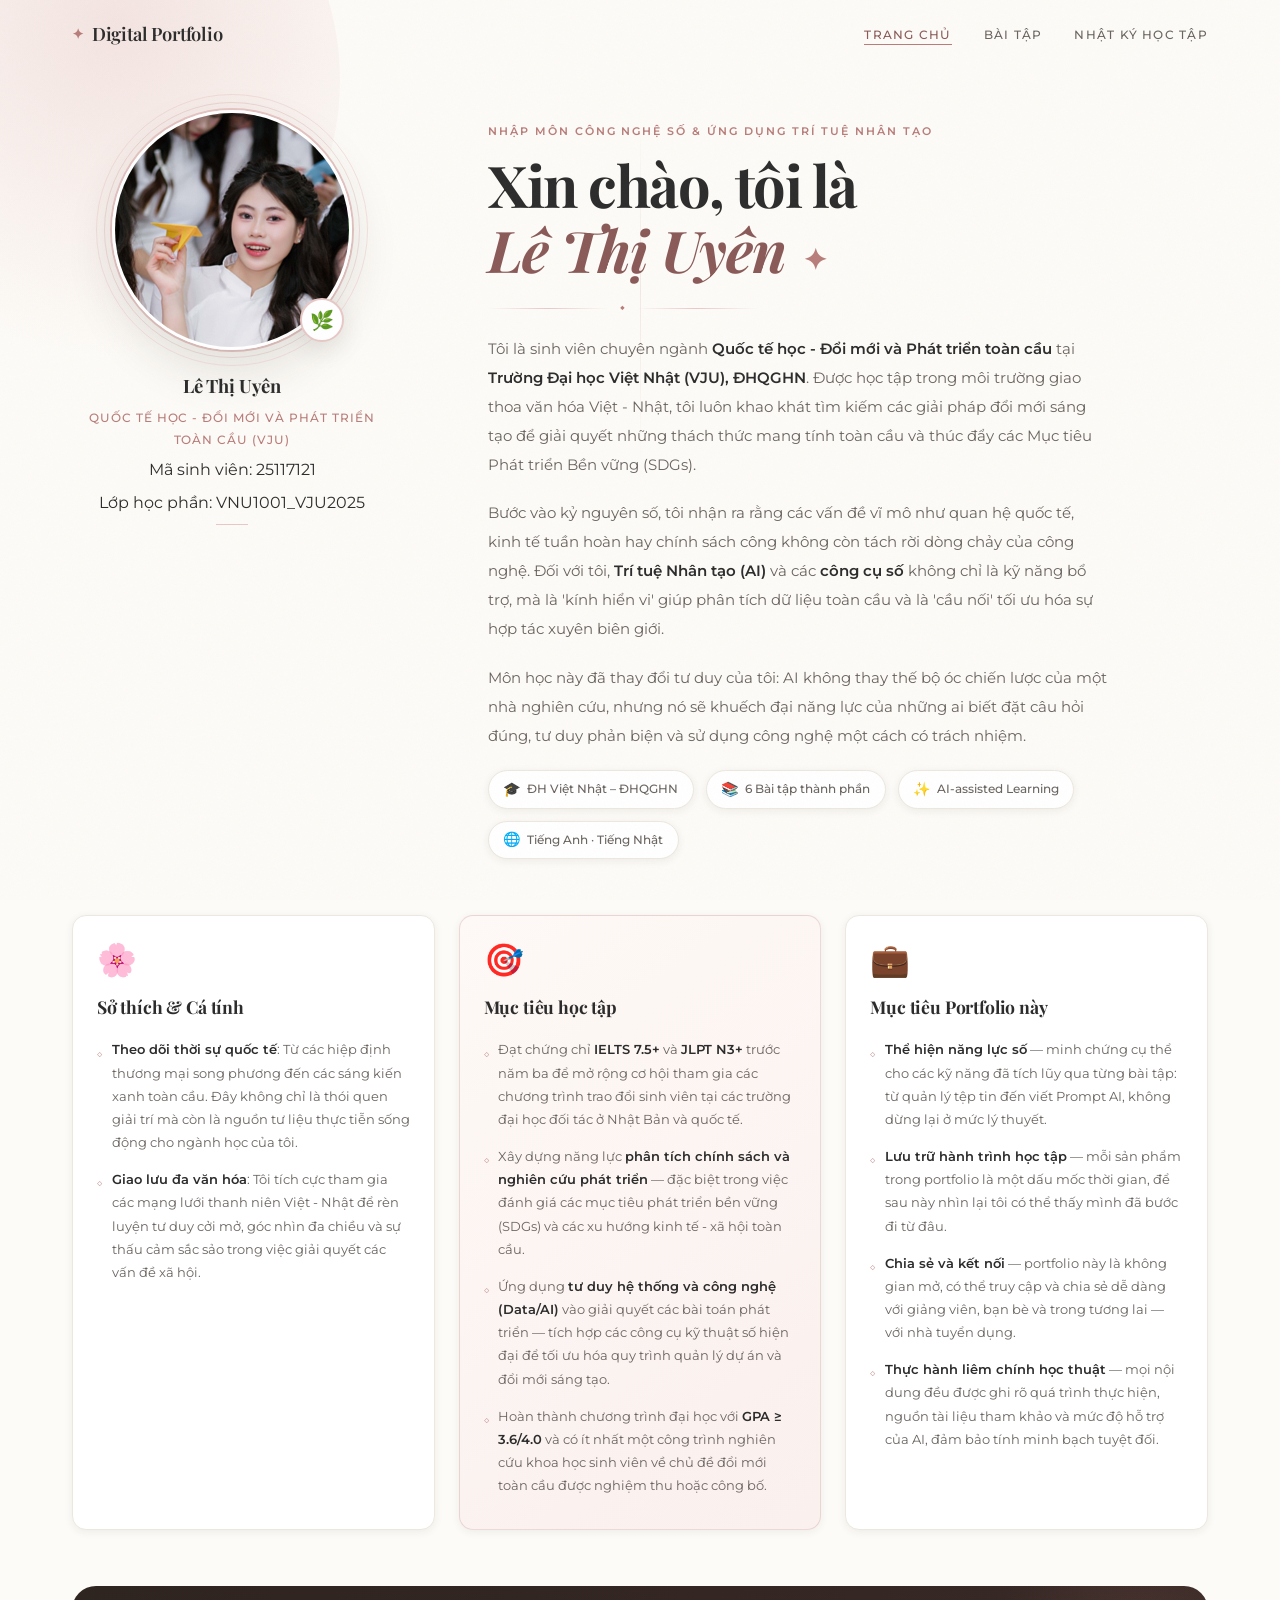
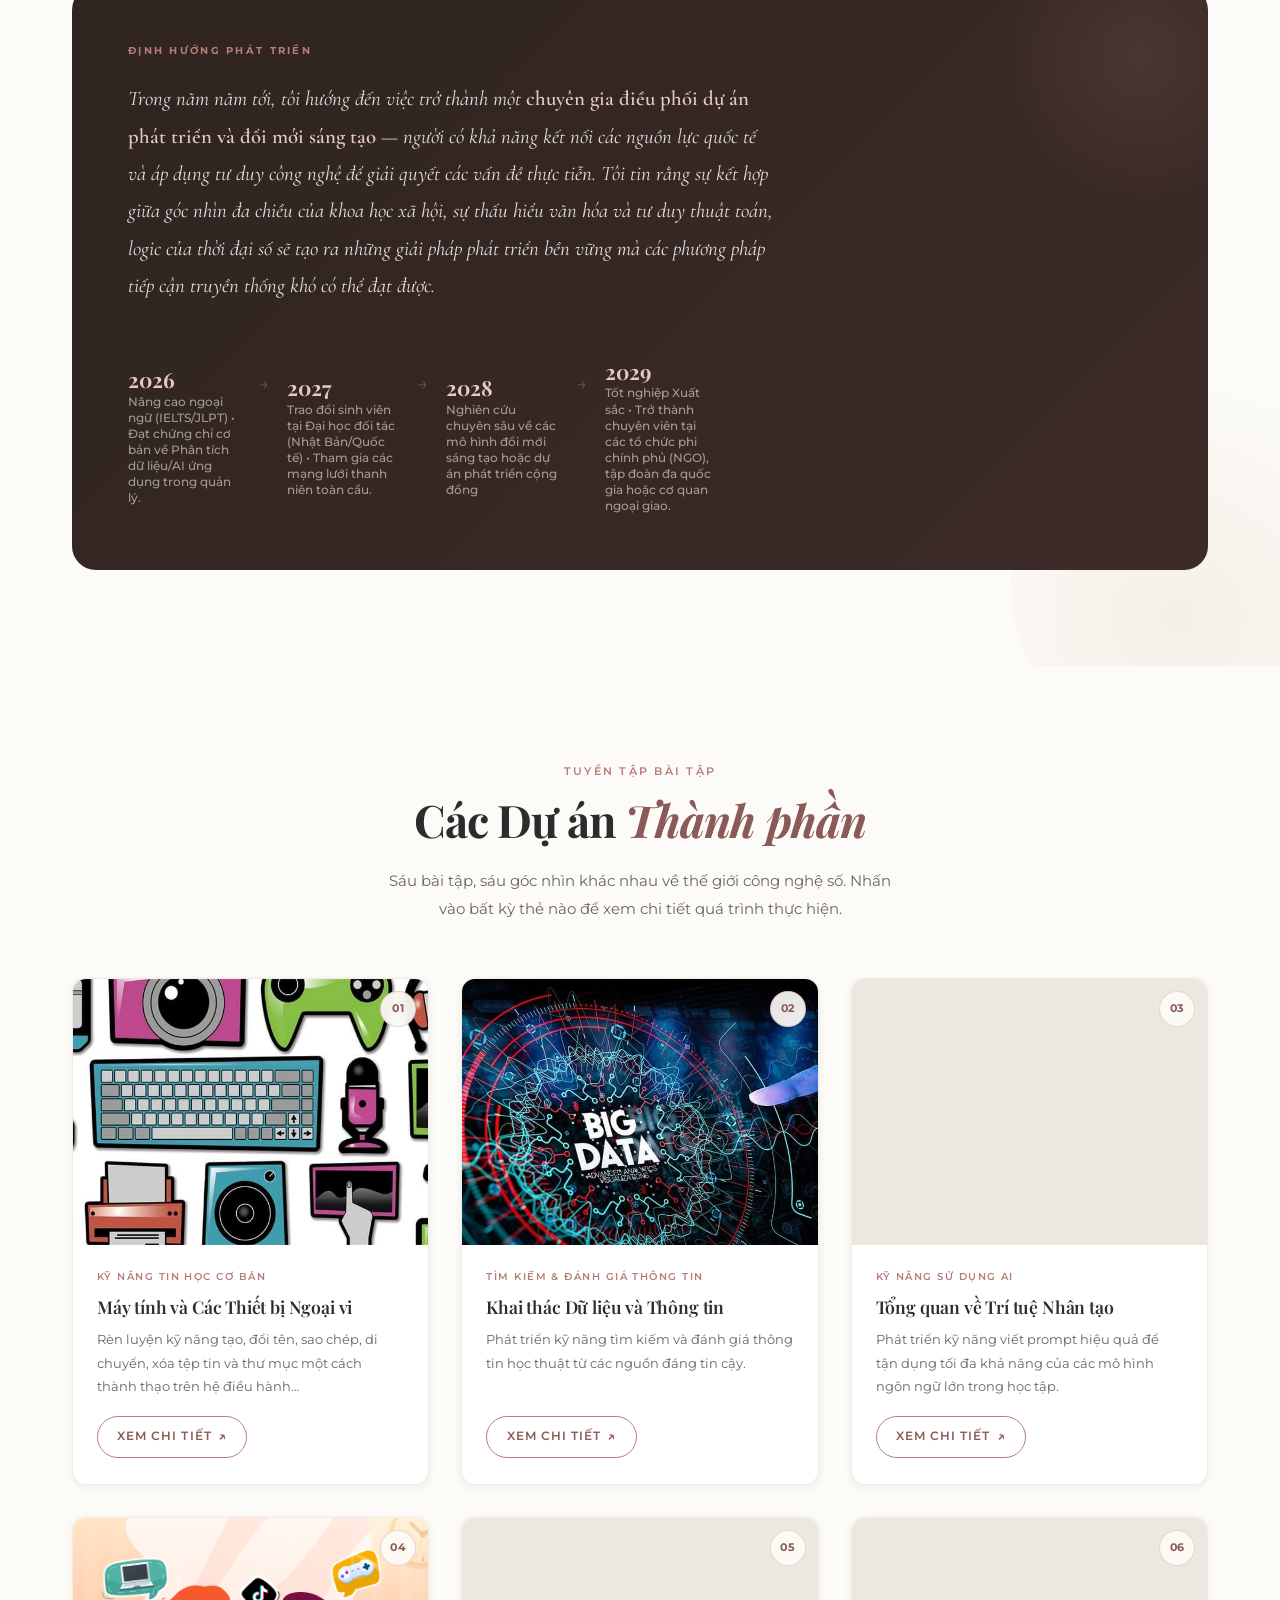
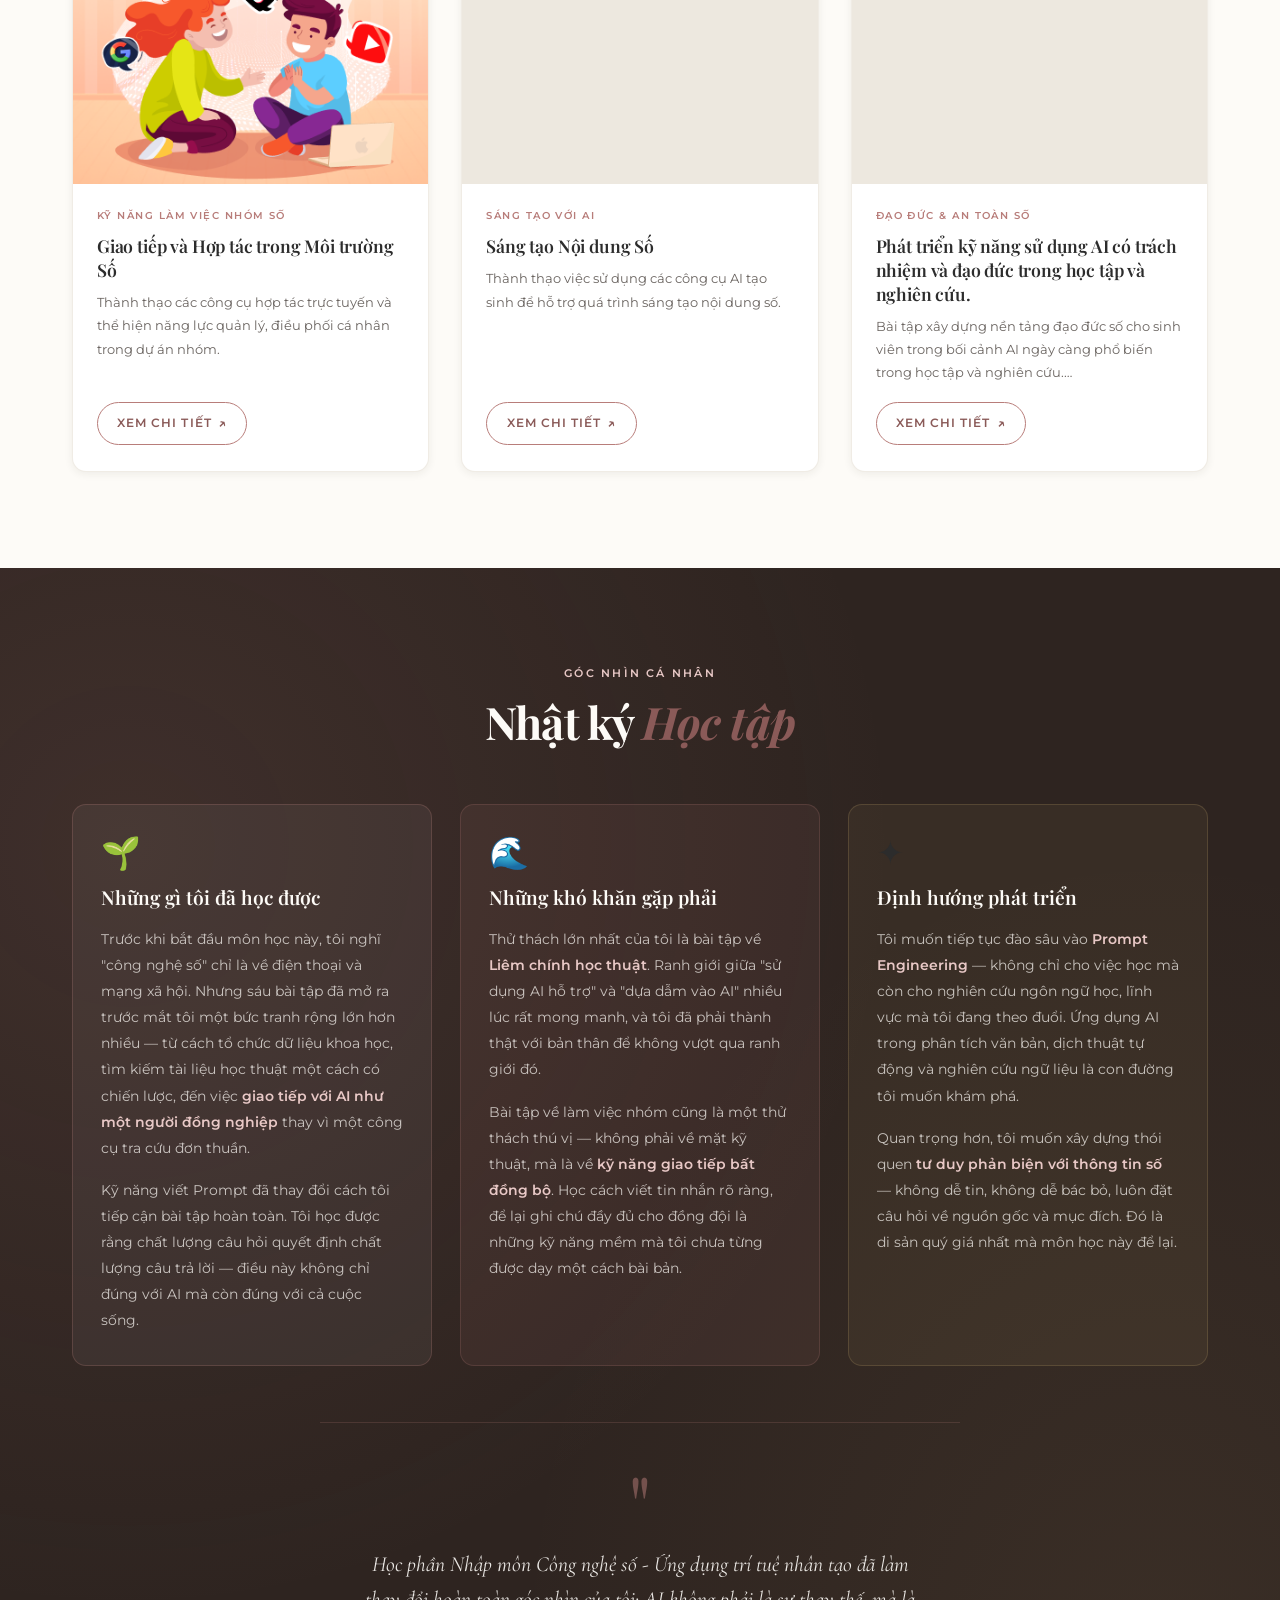
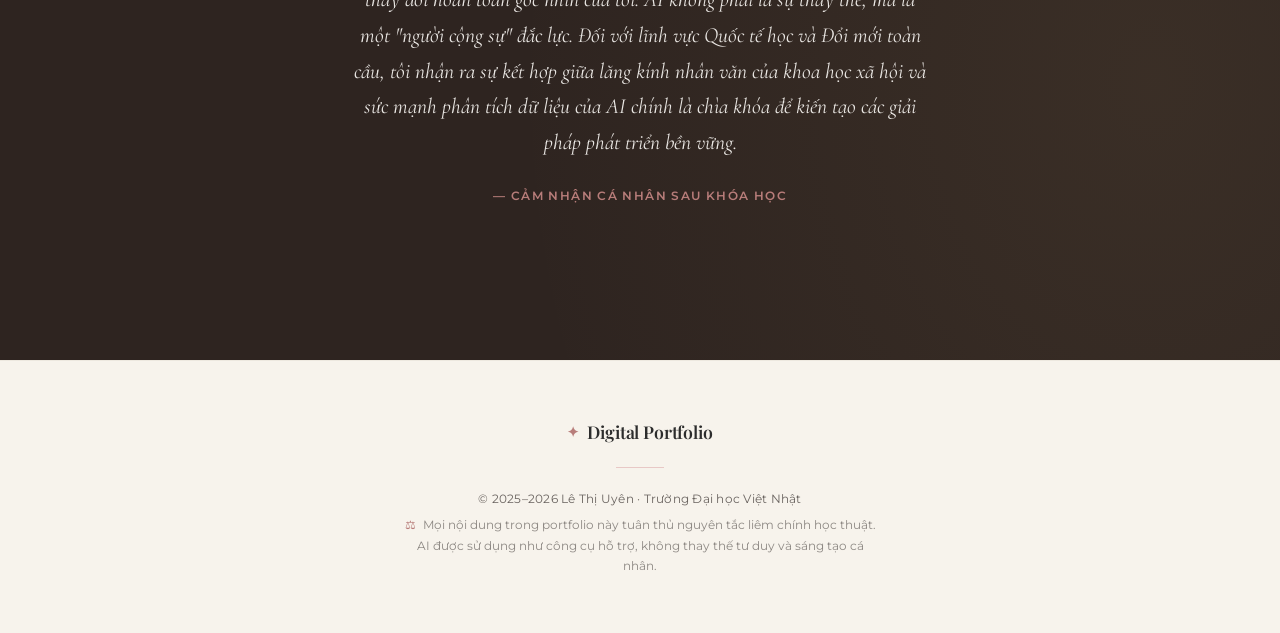
<file: index.html>
<!DOCTYPE html>
<html lang="vi">
<head>
  <meta charset="UTF-8" />
  <meta name="viewport" content="width=device-width, initial-scale=1.0" />
  <title>Digital Portfolio — Nhập môn Công nghệ số & AI</title>

  <!-- Google Fonts -->
  <link rel="preconnect" href="https://fonts.googleapis.com" />
  <link rel="preconnect" href="https://fonts.gstatic.com" crossorigin />
  <link href="https://fonts.googleapis.com/css2?family=Playfair+Display:ital,wght@0,400;0,600;0,700;1,400;1,600&family=Montserrat:wght@300;400;500;600&family=Cormorant+Garamond:ital,wght@1,400;1,500&display=swap" rel="stylesheet" />

  <link rel="stylesheet" href="css/style.css" />
</head>
<body>

  <!-- ░░ GRAIN OVERLAY ░░ -->
  <div class="grain-overlay" aria-hidden="true"></div>

  <!-- ═══════════════════════════════════════
       NAVBAR
  ═══════════════════════════════════════ -->
  <nav class="navbar" id="navbar">
    <div class="nav-inner">
      <a href="index.html" class="nav-logo">
        <span class="logo-mark">✦</span>
        <span class="logo-text">Digital Portfolio</span>
      </a>

      <button class="nav-toggle" id="navToggle" aria-label="Mở menu">
        <span></span><span></span><span></span>
      </button>

      <ul class="nav-links" id="navLinks">
        <li><a href="index.html" class="nav-link active">Trang chủ</a></li>
        <li><a href="#projects" class="nav-link">Bài tập</a></li>
        <li><a href="#learning-journal" class="nav-link">Nhật ký học tập</a></li>
      </ul>
    </div>
  </nav>

  <main>

    <!-- ═══════════════════════════════════════
         HERO — PROFILE INTRODUCTION
    ═══════════════════════════════════════ -->
    <header class="hero-section" id="about">
      <!-- Trang trí nền -->
      <div class="hero-deco hero-deco--tl" aria-hidden="true"></div>
      <div class="hero-deco hero-deco--br" aria-hidden="true"></div>
      <div class="hero-deco hero-deco--line" aria-hidden="true"></div>

      <div class="container">

        <!-- ── PHẦN 1: ẢNH + THÔNG TIN CƠ BẢN ── -->
        <div class="profile-top">

          <!-- Cột ảnh chân dung -->
          <div class="profile-photo-col" data-aos>
            <div class="profile-photo-frame">
              <div class="photo-ring photo-ring--outer" aria-hidden="true"></div>
              <div class="photo-ring photo-ring--inner" aria-hidden="true"></div>
              <img
                src="images/mockups/anhchandung.jpg"
                alt="Ảnh chân dung Trần Ngọc Phương Linh"
                class="profile-photo"
                onerror="this.style.display='none'; this.nextElementSibling.style.display='flex';"
              />
              <!-- Fallback monogram nếu ảnh chưa có -->
              <div class="profile-monogram" aria-hidden="true" style="display:none;">L</div>
              <!-- Huy hiệu nhỏ góc dưới phải -->
              <div class="photo-badge" aria-label="Ngành Ngôn ngữ Anh">
                <span>🌿</span>
              </div>
            </div>

            <!-- Thông tin nhanh bên dưới ảnh -->
            <div class="profile-quick-info">
              <p class="quick-name">Lê Thị Uyên</p>
              <p class="quick-major">Quốc tế học - Đổi mới và Phát triển toàn cầu (VJU)</p>
              <p class="quick-subinfo">Mã sinh viên: 25117121</p>
              <p class="quick-subinfo">Lớp học phần: VNU1001_VJU2025</p>
              <div class="quick-divider" aria-hidden="true"></div>
            </div>
          </div>

          <!-- Cột giới thiệu chính -->
          <div class="profile-intro-col" data-aos data-aos-delay="120">
            <p class="hero-eyebrow">Nhập môn Công nghệ số &amp; Ứng dụng Trí tuệ nhân tạo</p>

            <h1 class="hero-name">
              Xin chào, tôi là<br>
              <em>Lê Thị Uyên</em> <span class="name-wave" aria-hidden="true">✦</span>
            </h1>

            <div class="hero-divider" aria-hidden="true">
              <span></span><span class="divider-diamond">◆</span><span></span>
            </div>

            <p class="hero-bio">
              Tôi là sinh viên chuyên ngành <strong>Quốc tế học - Đổi mới và Phát triển toàn cầu</strong> tại <strong>Trường Đại học Việt Nhật (VJU), ĐHQGHN</strong>. 
              Được học tập trong môi trường giao thoa văn hóa Việt - Nhật, tôi luôn khao khát tìm kiếm các giải pháp đổi mới sáng tạo để giải quyết những thách thức mang tính toàn cầu và thúc đẩy các 
              Mục tiêu Phát triển Bền vững (SDGs).
            </p>

            <p class="hero-bio">
              Bước vào kỷ nguyên số, tôi nhận ra rằng các vấn đề vĩ mô như quan hệ quốc tế, kinh tế tuần hoàn hay chính sách công 
              không còn tách rời dòng chảy của công nghệ. Đối với tôi, <strong>Trí tuệ Nhân tạo (AI)</strong> và các <strong>công cụ số</strong> 
              không chỉ là kỹ năng bổ trợ, mà là 'kính hiển vi' giúp phân tích dữ liệu toàn cầu và là 'cầu nối' 
              tối ưu hóa sự hợp tác xuyên biên giới.
            </p>

            <p class="hero-bio">
              Môn học này đã thay đổi tư duy của tôi: AI không thay thế bộ óc chiến lược của một nhà nghiên cứu, 
              nhưng nó sẽ khuếch đại năng lực của những ai biết đặt câu hỏi đúng, 
              tư duy phản biện và sử dụng công nghệ một cách có trách nhiệm.
            </p>

            <!-- Meta chips -->
            <div class="hero-meta">
              <div class="meta-chip">
                <span class="chip-icon">🎓</span>
                <span>ĐH Việt Nhật – ĐHQGHN</span>
              </div>
              <div class="meta-chip">
                <span class="chip-icon">📚</span>
                <span>6 Bài tập thành phần</span>
              </div>
              <div class="meta-chip">
                <span class="chip-icon">✨</span>
                <span>AI-assisted Learning</span>
              </div>
              <div class="meta-chip">
                <span class="chip-icon">🌐</span>
                <span>Tiếng Anh · Tiếng Nhật</span>
              </div>
            </div>
          </div>
        </div><!-- /profile-top -->

        <!-- ── PHẦN 2: BA CỘT CHI TIẾT ── -->
        <div class="profile-details-grid">

          <!-- Sở thích & Cá tính -->
          <div class="profile-detail-card" data-aos data-aos-delay="0">
            <div class="detail-icon" aria-hidden="true">🌸</div>
            <h2 class="detail-title">Sở thích &amp; Cá tính</h2>
            <ul class="detail-list">
              <li>
                <span class="list-dot" aria-hidden="true">◇</span>
                <span><strong>Theo dõi thời sự quốc tế</strong>: Từ các hiệp định thương mại song phương đến các sáng kiến xanh toàn cầu. 
                  Đây không chỉ là thói quen giải trí mà còn là nguồn tư liệu thực tiễn sống động cho ngành học của tôi.</span>
              </li>
              <li>
                <span class="list-dot" aria-hidden="true">◇</span>
                <span><strong>Giao lưu đa văn hóa</strong>: Tôi tích cực tham gia các mạng lưới thanh niên Việt - Nhật để rèn luyện tư duy cởi mở, góc nhìn đa chiều và sự thấu cảm sắc sảo trong việc giải quyết các vấn đề xã hội.</span>
              </li>
            </ul>
          </div>

          <!-- Mục tiêu học tập -->
          <div class="profile-detail-card profile-detail-card--accent" data-aos data-aos-delay="120">
            <div class="detail-icon" aria-hidden="true">🎯</div>
            <h2 class="detail-title">Mục tiêu học tập</h2>
            <ul class="detail-list">
              <li>
                <span class="list-dot" aria-hidden="true">◇</span>
                <span>Đạt chứng chỉ <strong>IELTS 7.5+</strong> và <strong>JLPT N3+</strong> trước năm ba để mở rộng cơ hội tham gia các chương trình trao đổi sinh viên tại các trường đại học đối tác ở Nhật Bản và quốc tế.</span>
              </li>
              <li>
                <span class="list-dot" aria-hidden="true">◇</span>
                <span>Xây dựng năng lực <strong>phân tích chính sách và nghiên cứu phát triển</strong> — đặc biệt trong 
                  việc đánh giá các mục tiêu phát triển bền vững (SDGs) và các xu hướng kinh tế - xã hội 
                  toàn cầu.</span>
              </li>
              <li>
                <span class="list-dot" aria-hidden="true">◇</span>
                <span>Ứng dụng <strong>tư duy hệ thống và công nghệ (Data/AI)</strong> vào giải quyết các bài toán phát triển — tích hợp các công cụ kỹ thuật số hiện đại để tối ưu hóa quy trình quản lý dự án và đổi mới sáng tạo.</span>
              </li>
              <li>
                <span class="list-dot" aria-hidden="true">◇</span>
                <span>Hoàn thành chương trình đại học với <strong>GPA ≥ 3.6/4.0</strong> 
                và có ít nhất một công trình nghiên cứu khoa học sinh viên về chủ đề đổi mới toàn cầu được nghiệm thu hoặc công bố.</span>
              </li>
            </ul>
          </div>

          <!-- Mục tiêu Portfolio -->
          <div class="profile-detail-card" data-aos data-aos-delay="240">
            <div class="detail-icon" aria-hidden="true">💼</div>
            <h2 class="detail-title">Mục tiêu Portfolio này</h2>
            <ul class="detail-list">
              <li>
                <span class="list-dot" aria-hidden="true">◇</span>
                <span><strong>Thể hiện năng lực số</strong> — minh chứng cụ thể cho các kỹ năng 
                đã tích lũy qua từng bài tập: từ quản lý tệp tin đến viết Prompt AI, 
                không dừng lại ở mức lý thuyết.</span>
              </li>
              <li>
                <span class="list-dot" aria-hidden="true">◇</span>
                <span><strong>Lưu trữ hành trình học tập</strong> — mỗi sản phẩm trong portfolio 
                là một dấu mốc thời gian, để sau này nhìn lại tôi có thể thấy mình đã 
                bước đi từ đâu.</span>
              </li>
              <li>
                <span class="list-dot" aria-hidden="true">◇</span>
                <span><strong>Chia sẻ và kết nối</strong> — portfolio này là không gian mở, 
                có thể truy cập và chia sẻ dễ dàng với giảng viên, bạn bè và 
                trong tương lai — với nhà tuyển dụng.</span>
              </li>
              <li>
                <span class="list-dot" aria-hidden="true">◇</span>
                <span><strong>Thực hành liêm chính học thuật</strong> — mọi nội dung đều 
                được ghi rõ quá trình thực hiện, nguồn tài liệu tham khảo và 
                mức độ hỗ trợ của AI, đảm bảo tính minh bạch tuyệt đối.</span>
              </li>
            </ul>
          </div>

        </div><!-- /profile-details-grid -->

        <!-- ── ĐỊNH HƯỚNG TƯƠNG LAI — dải ngang nổi bật ── -->
        <div class="profile-vision" data-aos>
          <div class="vision-label" aria-hidden="true">Định hướng phát triển</div>
          <blockquote class="vision-quote">
            <p>
              Trong năm năm tới, tôi hướng đến việc trở thành một <strong>chuyên gia điều phối dự án phát triển 
              và đổi mới sáng tạo</strong> — người có khả năng kết nối các nguồn lực quốc tế và áp dụng tư duy công nghệ 
              để giải quyết các vấn đề thực tiễn. Tôi tin rằng sự kết hợp giữa góc nhìn đa chiều của khoa 
              học xã hội, sự thấu hiểu văn hóa và tư duy thuật toán, logic của thời đại số sẽ tạo ra những
              giải pháp phát triển bền vững mà các phương pháp tiếp cận truyền thống khó có thể đạt được.
            </p>
          </blockquote>
          <div class="vision-milestones">
            <div class="milestone">
              <span class="milestone-year">2026</span>
              <span class="milestone-text">Nâng cao ngoại ngữ (IELTS/JLPT) • Đạt chứng chỉ cơ bản về Phân tích dữ liệu/AI ứng dụng trong quản lý.</span>
            </div>
            <div class="milestone-arrow" aria-hidden="true">→</div>
            <div class="milestone">
              <span class="milestone-year">2027</span>
              <span class="milestone-text">Trao đổi sinh viên tại Đại học đối tác (Nhật Bản/Quốc tế) • Tham gia các mạng lưới thanh niên toàn cầu.</span>
            </div>
            <div class="milestone-arrow" aria-hidden="true">→</div>
            <div class="milestone">
              <span class="milestone-year">2028</span>
              <span class="milestone-text">Nghiên cứu chuyên sâu về các mô hình đổi mới sáng tạo hoặc dự án phát triển cộng đồng</span>
            </div>
            <div class="milestone-arrow" aria-hidden="true">→</div>
            <div class="milestone">
              <span class="milestone-year">2029</span>
              <span class="milestone-text">Tốt nghiệp Xuất sắc • Trở thành chuyên viên tại các tổ chức phi chính phủ (NGO), tập đoàn đa quốc gia hoặc cơ quan ngoại giao.</span>
            </div>
          </div>
        </div>

      </div><!-- /container -->
    </header>

    <!-- ═══════════════════════════════════════
         PROJECTS GRID
    ═══════════════════════════════════════ -->
    <section class="projects-section" id="projects">
      <div class="container">

        <div class="section-header" data-aos>
          <p class="section-eyebrow">Tuyển tập bài tập</p>
          <h2 class="section-title">Các Dự án <em>Thành phần</em></h2>
          <p class="section-subtitle">
            Sáu bài tập, sáu góc nhìn khác nhau về thế giới công nghệ số.
            Nhấn vào bất kỳ thẻ nào để xem chi tiết quá trình thực hiện.
          </p>
        </div>

        <!-- Cards được render động bởi js/main.js -->
        <div class="projects-grid" id="projectsGrid" role="list">
          <!-- Loading placeholder — sẽ bị xóa khi JS chạy xong -->
          <p class="grid-loading" aria-live="polite">Đang tải bài tập…</p>
        </div><!-- /projects-grid -->
      </div>
    </section>

    <!-- ═══════════════════════════════════════
         LEARNING JOURNAL
    ═══════════════════════════════════════ -->
    <section class="journal-section" id="learning-journal">
      <div class="journal-bg-deco" aria-hidden="true"></div>
      <div class="container">

        <div class="section-header section-header--light" data-aos>
          <p class="section-eyebrow section-eyebrow--light">Góc nhìn cá nhân</p>
          <h2 class="section-title section-title--light">Nhật ký <em>Học tập</em></h2>
        </div>

        <div class="journal-grid">

          <!-- Block 1 -->
          <div class="journal-card journal-card--primary" data-aos>
            <div class="journal-icon" aria-hidden="true">🌱</div>
            <h3 class="journal-card-title">Những gì tôi đã học được</h3>
            <p class="journal-card-text">
              Trước khi bắt đầu môn học này, tôi nghĩ "công nghệ số" chỉ là về điện thoại và mạng xã hội.
              Nhưng sáu bài tập đã mở ra trước mắt tôi một bức tranh rộng lớn hơn nhiều —
              từ cách tổ chức dữ liệu khoa học, tìm kiếm tài liệu học thuật một cách có chiến lược,
              đến việc <strong>giao tiếp với AI như một người đồng nghiệp</strong> thay vì một công cụ tra cứu đơn thuần.
            </p>
            <p class="journal-card-text">
              Kỹ năng viết Prompt đã thay đổi cách tôi tiếp cận bài tập hoàn toàn.
              Tôi học được rằng chất lượng câu hỏi quyết định chất lượng câu trả lời —
              điều này không chỉ đúng với AI mà còn đúng với cả cuộc sống.
            </p>
          </div>

          <!-- Block 2 -->
          <div class="journal-card journal-card--secondary" data-aos data-aos-delay="100">
            <div class="journal-icon" aria-hidden="true">🌊</div>
            <h3 class="journal-card-title">Những khó khăn gặp phải</h3>
            <p class="journal-card-text">
              Thử thách lớn nhất của tôi là bài tập về <strong>Liêm chính học thuật</strong>.
              Ranh giới giữa "sử dụng AI hỗ trợ" và "dựa dẫm vào AI" nhiều lúc rất mong manh,
              và tôi đã phải thành thật với bản thân để không vượt qua ranh giới đó.
            </p>
            <p class="journal-card-text">
              Bài tập về làm việc nhóm cũng là một thử thách thú vị — không phải về mặt kỹ thuật,
              mà là về <strong>kỹ năng giao tiếp bất đồng bộ</strong>.
              Học cách viết tin nhắn rõ ràng, để lại ghi chú đầy đủ cho đồng đội
              là những kỹ năng mềm mà tôi chưa từng được dạy một cách bài bản.
            </p>
          </div>

          <!-- Block 3 -->
          <div class="journal-card journal-card--tertiary" data-aos data-aos-delay="200">
            <div class="journal-icon" aria-hidden="true">✦</div>
            <h3 class="journal-card-title">Định hướng phát triển</h3>
            <p class="journal-card-text">
              Tôi muốn tiếp tục đào sâu vào <strong>Prompt Engineering</strong> —
              không chỉ cho việc học mà còn cho nghiên cứu ngôn ngữ học,
              lĩnh vực mà tôi đang theo đuổi. Ứng dụng AI trong phân tích văn bản,
              dịch thuật tự động và nghiên cứu ngữ liệu là con đường tôi muốn khám phá.
            </p>
            <p class="journal-card-text">
              Quan trọng hơn, tôi muốn xây dựng thói quen <strong>tư duy phản biện với thông tin số</strong> —
              không dễ tin, không dễ bác bỏ, luôn đặt câu hỏi về nguồn gốc và mục đích.
              Đó là di sản quý giá nhất mà môn học này để lại.
            </p>
          </div>

        </div><!-- /journal-grid -->

        <!-- Pull quote -->
        <blockquote class="journal-quote" data-aos>
          <span class="quote-mark">"</span>
          <p>Học phần Nhập môn Công nghệ số - Ứng dụng trí tuệ nhân tạo đã làm thay đổi hoàn toàn góc nhìn của tôi: AI không phải là sự thay thế, mà là một "người cộng sự" đắc lực. Đối với lĩnh vực Quốc tế học và Đổi mới toàn cầu, tôi nhận ra sự kết hợp giữa lăng kính nhân văn của khoa học xã hội và sức mạnh phân tích dữ liệu của AI chính là chìa khóa để kiến tạo các giải pháp phát triển bền vững.</p>
          <cite>— Cảm nhận cá nhân sau khóa học</cite>
        </blockquote>

      </div>
    </section>

  </main>

  <!-- ═══════════════════════════════════════
       FOOTER
  ═══════════════════════════════════════ -->
  <footer class="site-footer">
    <div class="container footer-inner">

      <div class="footer-brand">
        <span class="logo-mark">✦</span>
        <span class="footer-brand-name">Digital Portfolio</span>
      </div>

      <div class="footer-divider" aria-hidden="true"></div>

      <div class="footer-bottom">
        <p class="footer-copy">
          © 2025–2026 Lê Thị Uyên ·  Trường Đại học Việt Nhật
        </p>
        <p class="footer-integrity">
          <span class="integrity-icon">⚖</span>
          Mọi nội dung trong portfolio này tuân thủ nguyên tắc liêm chính học thuật.
          AI được sử dụng như công cụ hỗ trợ, không thay thế tư duy và sáng tạo cá nhân.
        </p>
      </div>

    </div>
  </footer>

  <!--
    type="module" → cho phép dùng import/export ES6
    defer ngầm định → script chạy sau khi HTML parse xong (an toàn với DOMContentLoaded)
  -->
  <script type="module" src="js/main.js"></script>

</body>
</html>
</file>
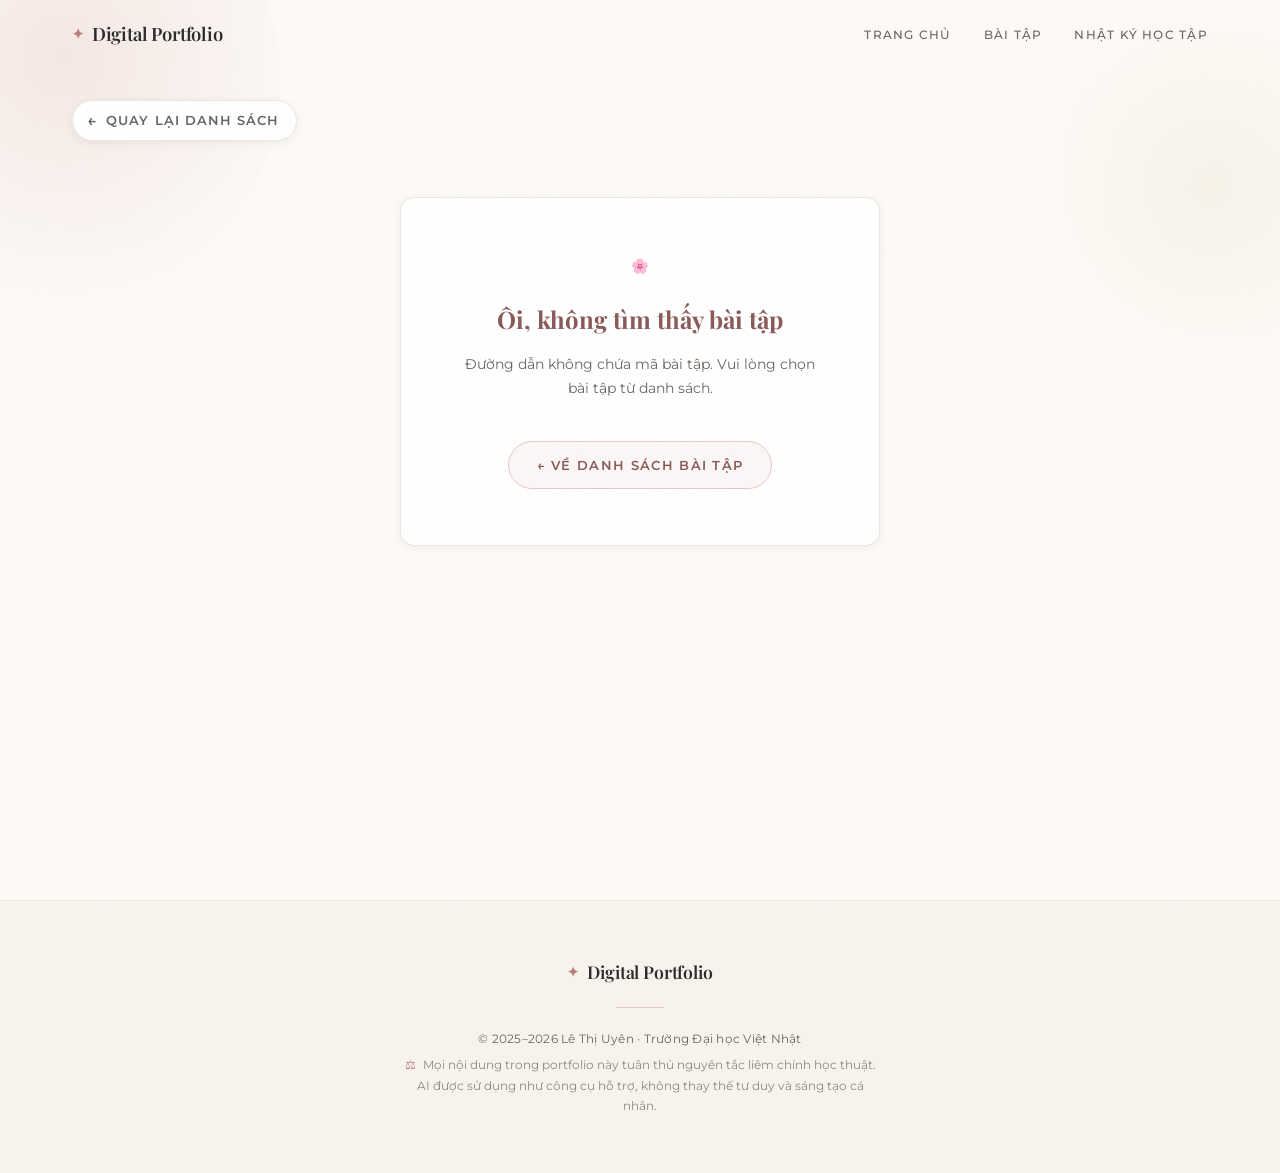
<file: project-detail.html>
<!DOCTYPE html>
<html lang="vi">
<head>
  <meta charset="UTF-8" />
  <meta name="viewport" content="width=device-width, initial-scale=1.0" />
  <title>Chi tiết Bài tập — Digital Portfolio</title>

  <!-- Google Fonts (đồng bộ với index.html) -->
  <link rel="preconnect" href="https://fonts.googleapis.com" />
  <link rel="preconnect" href="https://fonts.gstatic.com" crossorigin />
  <link href="https://fonts.googleapis.com/css2?family=Playfair+Display:ital,wght@0,400;0,600;0,700;1,400;1,600&family=Montserrat:wght@300;400;500;600&family=Cormorant+Garamond:ital,wght@1,400;1,500&display=swap" rel="stylesheet" />

  <!-- CSS chung & CSS riêng trang detail -->
  <link rel="stylesheet" href="css/style.css" />
  <link rel="stylesheet" href="css/detail.css" />
</head>
<body>

  <!-- ░░ GRAIN OVERLAY ░░ -->
  <div class="grain-overlay" aria-hidden="true"></div>

  <!-- ═══════════════════════════════════════
       NAVBAR — đồng bộ index.html
  ═══════════════════════════════════════ -->
  <nav class="navbar" id="navbar">
    <div class="nav-inner">
      <a href="index.html" class="nav-logo">
        <span class="logo-mark">✦</span>
        <span class="logo-text">Digital Portfolio</span>
      </a>

      <button class="nav-toggle" id="navToggle" aria-label="Mở menu">
        <span></span><span></span><span></span>
      </button>

      <ul class="nav-links" id="navLinks">
        <li><a href="index.html" class="nav-link">Trang chủ</a></li>
        <li><a href="index.html#projects" class="nav-link">Bài tập</a></li>
        <li><a href="index.html#learning-journal" class="nav-link">Nhật ký học tập</a></li>
      </ul>
    </div>
  </nav>

  <!-- ═══════════════════════════════════════
       MAIN CONTENT
  ═══════════════════════════════════════ -->
  <main class="detail-main">

    <!-- Trang trí nền -->
    <div class="detail-deco detail-deco--tl" aria-hidden="true"></div>
    <div class="detail-deco detail-deco--tr" aria-hidden="true"></div>

    <div class="container">

      <!-- ── NÚT QUAY LẠI ────────────────────────── -->
      <div class="detail-nav-row" data-aos>
        <a href="index.html#projects" class="back-btn" aria-label="Quay lại danh sách bài tập">
          <span class="back-arrow" aria-hidden="true">←</span>
          <span class="back-label">Quay lại danh sách</span>
        </a>

        <!-- Breadcrumb -->
        <nav class="detail-breadcrumb" aria-label="Đường dẫn">
          <a href="index.html" class="crumb">Trang chủ</a>
          <span class="crumb-sep" aria-hidden="true">◇</span>
          <a href="index.html#projects" class="crumb">Bài tập</a>
          <span class="crumb-sep" aria-hidden="true">◇</span>
          <span class="crumb crumb--current" id="breadcrumbTitle">Đang tải…</span>
        </nav>
      </div>

      <!-- ── HERO BÀI TẬP ────────────────────────── -->
      <header class="detail-hero" data-aos data-aos-delay="60">

        <!-- Số thứ tự lớn (trang trí) -->
        <div class="detail-number" id="detailNumber" aria-hidden="true">01</div>

        <div class="detail-hero-content">
          <!-- Danh mục -->
          <span class="detail-category-tag" id="detailCategory">Danh mục</span>

          <!-- Tiêu đề chính -->
          <h1 class="detail-title" id="detailTitle">
            Đang tải nội dung…
          </h1>

          <!-- Đường kẻ trang trí -->
          <div class="detail-title-rule" aria-hidden="true">
            <span></span>
            <span class="rule-diamond">◆</span>
            <span></span>
          </div>
        </div>

      </header>

      <!-- ── LAYOUT NỘI DUNG CHÍNH ──────────────── -->
      <div class="detail-content-layout">

        <!-- ░░ CỘT TRÁI: THÔNG TIN & QUY TRÌNH ░░ -->
        <div class="detail-col-main">

          <!-- Block 1: Mục tiêu học tập -->
          <section class="detail-block detail-block--objective" data-aos data-aos-delay="100" aria-labelledby="objectiveHeading">
            <div class="block-label">
              <span class="block-label-icon" aria-hidden="true">🎯</span>
              <h2 class="block-label-text" id="objectiveHeading">Mục tiêu học tập</h2>
            </div>
            <div class="block-body">
              <p class="objective-text" id="detailObjective">Đang tải…</p>
            </div>
          </section>

          <!-- Đường phân cách mềm -->
          <div class="section-divider" aria-hidden="true">
            <span></span><span class="divider-dot">◇</span><span></span>
          </div>

          <!-- Block 2: Quy trình thực hiện -->
          <section class="detail-block detail-block--process" data-aos data-aos-delay="140" aria-labelledby="processHeading">
            <div class="block-label">
              <span class="block-label-icon" aria-hidden="true">🗂</span>
              <h2 class="block-label-text" id="processHeading">Quy trình thực hiện</h2>
            </div>
            <div class="block-body">
              <!-- Các bước sẽ được render động từ JS -->
              <div class="process-steps" id="detailProcessSteps" role="list">
                <!-- JS sẽ inject các .process-step vào đây -->
              </div>
            </div>
          </section>

        </div><!-- /detail-col-main -->

        <!-- ░░ CỘT PHẢI: SIDEBAR THÔNG TIN NHANH ░░ -->
        <aside class="detail-col-side" aria-label="Thông tin nhanh về bài tập">

          <div class="sidebar-card" data-aos data-aos-delay="180">
            <h3 class="sidebar-card-title">Thông tin bài tập</h3>

            <dl class="sidebar-meta-list">
              <div class="sidebar-meta-item">
                <dt>Mã bài tập</dt>
                <dd id="sidebarId">—</dd>
              </div>
              <div class="sidebar-meta-item">
                <dt>Danh mục</dt>
                <dd id="sidebarCategory">—</dd>
              </div>
              <div class="sidebar-meta-item">
                <dt>Loại sản phẩm</dt>
                <dd id="sidebarOutputType">—</dd>
              </div>
            </dl>

            <!-- Điều hướng bài tập trước / sau -->
            <div class="sidebar-nav-btns" id="sidebarNav">
              <!-- Inject bởi JS -->
            </div>
          </div>

        </aside>

      </div><!-- /detail-content-layout -->

      <!-- ── KHỐI SẢN PHẨM ĐẦU RA ──────────────── -->
      <section class="detail-output-section" data-aos data-aos-delay="160" aria-labelledby="outputHeading" id="outputSection">
        <div class="block-label block-label--centered">
          <span class="block-label-icon" aria-hidden="true">🖼</span>
          <h2 class="block-label-text" id="outputHeading">Sản phẩm cuối cùng</h2>
        </div>

        <p class="output-description" id="detailOutputDesc">Đang tải…</p>

        <!-- Khu vực hình ảnh / liên kết -->
        <div class="output-gallery" id="outputGallery" role="list">
          <!-- Inject bởi JS -->
        </div>

      </section>

      <!-- ── ĐIỀU HƯỚNG CUỐI TRANG ──────────────── -->
      <div class="detail-footer-nav" data-aos>
        <a href="index.html#projects" class="footer-back-btn">
          <span aria-hidden="true">←</span> Xem tất cả bài tập
        </a>
      </div>

    </div><!-- /container -->
  </main>

  <!-- ═══════════════════════════════════════
       FOOTER — đồng bộ index.html
  ═══════════════════════════════════════ -->
   <footer class="site-footer">
    <div class="container footer-inner">

      <div class="footer-brand">
        <span class="logo-mark">✦</span>
        <span class="footer-brand-name">Digital Portfolio</span>
      </div>

      <div class="footer-divider" aria-hidden="true"></div>

      <div class="footer-bottom">
        <p class="footer-copy">
          © 2025–2026 Lê Thị Uyên ·  Trường Đại học Việt Nhật
        </p>
        <p class="footer-integrity">
          <span class="integrity-icon">⚖</span>
          Mọi nội dung trong portfolio này tuân thủ nguyên tắc liêm chính học thuật.
          AI được sử dụng như công cụ hỗ trợ, không thay thế tư duy và sáng tạo cá nhân.
        </p>
      </div>

    </div>
  </footer>

  <!-- ═══════════════════════════════════════
       SCRIPT — ES Module
  ═══════════════════════════════════════ -->
  <script type="module" src="js/detail.js"></script>

</body>
</file>
<file: css/style.css>
/* ═══════════════════════════════════════════════════════════
   style.css — Digital Portfolio
   Theme: Parisian Academic · Elegant Feminine · Editorial
   ═══════════════════════════════════════════════════════════ */

/* ── Custom Properties ─────────────────────────────────── */
:root {
  /* Palette */
  --clr-bg:         #FDFBF7;
  --clr-bg-alt:     #F7F3EC;
  --clr-bg-dark:    #2E2420;
  --clr-ink:        #2C2C2C;
  --clr-ink-light:  #6A6460;
  --clr-accent:     #B87D7A;
  --clr-accent-dk:  #8A5A58;
  --clr-accent-lt:  #E8C8C6;
  --clr-cream:      #EDE8DF;
  --clr-gold:       #C9A96E;
  --clr-white:      #FFFFFF;

  /* Typography */
  --ff-display: 'Playfair Display', Georgia, serif;
  --ff-body:    'Montserrat', Helvetica, sans-serif;
  --ff-italic:  'Cormorant Garamond', Georgia, serif;

  /* Spacing */
  --space-xs:   0.375rem;
  --space-sm:   0.75rem;
  --space-md:   1.25rem;
  --space-lg:   2rem;
  --space-xl:   3.5rem;
  --space-2xl:  6rem;

  /* Layout */
  --container:  1200px;
  --radius-sm:  6px;
  --radius-md:  14px;
  --radius-lg:  24px;

  /* Transitions */
  --ease-out:   cubic-bezier(0.22, 1, 0.36, 1);
  --ease-in-out: cubic-bezier(0.65, 0, 0.35, 1);
  --dur-fast:   200ms;
  --dur-med:    380ms;
  --dur-slow:   600ms;

  /* Shadows */
  --shadow-sm:  0 2px 8px rgba(44, 36, 32, 0.07);
  --shadow-md:  0 8px 24px rgba(44, 36, 32, 0.10);
  --shadow-lg:  0 20px 48px rgba(44, 36, 32, 0.13);
  --shadow-accent: 0 12px 32px rgba(184, 125, 122, 0.22);
}

/* ── Reset & Base ───────────────────────────────────────── */
*, *::before, *::after {
  box-sizing: border-box;
  margin: 0;
  padding: 0;
}

html {
  scroll-behavior: smooth;
  font-size: 16px;
}

body {
  background-color: var(--clr-bg);
  color: var(--clr-ink);
  font-family: var(--ff-body);
  font-weight: 400;
  line-height: 1.7;
  -webkit-font-smoothing: antialiased;
  overflow-x: hidden;
}

img {
  display: block;
  max-width: 100%;
  height: auto;
}

a {
  color: inherit;
  text-decoration: none;
}

ul { list-style: none; }

/* ── Grain Overlay ──────────────────────────────────────── */
.grain-overlay {
  position: fixed;
  inset: 0;
  z-index: 9999;
  pointer-events: none;
  opacity: 0.028;
  background-image: url("data:image/svg+xml,%3Csvg viewBox='0 0 256 256' xmlns='http://www.w3.org/2000/svg'%3E%3Cfilter id='noise'%3E%3CfeTurbulence type='fractalNoise' baseFrequency='0.9' numOctaves='4' stitchTiles='stitch'/%3E%3C/filter%3E%3Crect width='100%25' height='100%25' filter='url(%23noise)'/%3E%3C/svg%3E");
  background-repeat: repeat;
  background-size: 180px;
}

/* ── Container ──────────────────────────────────────────── */
.container {
  max-width: var(--container);
  margin-inline: auto;
  padding-inline: var(--space-lg);
}

/* ── Scroll Reveal ──────────────────────────────────────── */
[data-aos] {
  opacity: 0;
  transform: translateY(28px);
  transition: opacity var(--dur-slow) var(--ease-out),
              transform var(--dur-slow) var(--ease-out);
}

[data-aos].aos-animate {
  opacity: 1;
  transform: translateY(0);
}

/* ═══════════════════════════════════════════════════════════
   NAVBAR
═══════════════════════════════════════════════════════════ */
.navbar {
  position: fixed;
  top: 0;
  left: 0;
  right: 0;
  z-index: 1000;
  transition: background var(--dur-med) var(--ease-out),
              box-shadow var(--dur-med) var(--ease-out),
              backdrop-filter var(--dur-med) var(--ease-out);
}

.navbar--scrolled {
  background: rgba(253, 251, 247, 0.88);
  backdrop-filter: blur(12px) saturate(1.4);
  -webkit-backdrop-filter: blur(12px) saturate(1.4);
  box-shadow: 0 1px 0 rgba(184, 125, 122, 0.15),
              var(--shadow-sm);
}

.nav-inner {
  max-width: var(--container);
  margin-inline: auto;
  padding: 1.1rem var(--space-lg);
  display: flex;
  align-items: center;
  justify-content: space-between;
  gap: var(--space-md);
}

/* Logo */
.nav-logo {
  display: flex;
  align-items: center;
  gap: 0.5rem;
  font-family: var(--ff-display);
  font-size: 1.15rem;
  font-weight: 600;
  color: var(--clr-ink);
  letter-spacing: -0.01em;
  transition: color var(--dur-fast);
}

.nav-logo:hover { color: var(--clr-accent-dk); }

.logo-mark {
  color: var(--clr-accent);
  font-size: 0.9rem;
  display: inline-block;
  animation: spin-slow 12s linear infinite;
}

@keyframes spin-slow {
  to { transform: rotate(360deg); }
}

/* Nav links */
.nav-links {
  display: flex;
  align-items: center;
  gap: var(--space-lg);
}

.nav-link {
  font-size: 0.78rem;
  font-weight: 500;
  letter-spacing: 0.1em;
  text-transform: uppercase;
  color: var(--clr-ink-light);
  padding-bottom: 2px;
  border-bottom: 1.5px solid transparent;
  transition: color var(--dur-fast), border-color var(--dur-fast);
}

.nav-link:hover,
.nav-link.active {
  color: var(--clr-accent-dk);
  border-bottom-color: var(--clr-accent);
}

/* Hamburger */
.nav-toggle {
  display: none;
  flex-direction: column;
  gap: 5px;
  background: none;
  border: none;
  cursor: pointer;
  padding: 4px;
}

.nav-toggle span {
  display: block;
  width: 24px;
  height: 1.5px;
  background: var(--clr-ink);
  border-radius: 2px;
  transition: transform var(--dur-med) var(--ease-out),
              opacity var(--dur-fast);
}

.nav-toggle--open span:nth-child(1) { transform: translateY(6.5px) rotate(45deg); }
.nav-toggle--open span:nth-child(2) { opacity: 0; }
.nav-toggle--open span:nth-child(3) { transform: translateY(-6.5px) rotate(-45deg); }


/* ═══════════════════════════════════════════════════════════
   HERO / PROFILE SECTION
═══════════════════════════════════════════════════════════ */
.hero-section {
  position: relative;
  padding-top: 110px;
  padding-bottom: var(--space-2xl);
  overflow: hidden;
  background: var(--clr-bg);
}

/* Decorative blobs */
.hero-deco {
  position: absolute;
  border-radius: 50%;
  pointer-events: none;
}

.hero-deco--tl {
  width: 560px;
  height: 560px;
  top: -200px;
  left: -220px;
  background: radial-gradient(circle at 60% 40%, rgba(232, 200, 198, 0.45), transparent 70%);
}

.hero-deco--br {
  width: 420px;
  height: 420px;
  bottom: -120px;
  right: -150px;
  background: radial-gradient(circle at 40% 60%, rgba(237, 232, 223, 0.6), transparent 70%);
}

.hero-deco--line {
  width: 1px;
  height: 340px;
  top: 120px;
  left: 50%;
  border-radius: 0;
  background: linear-gradient(to bottom, transparent, rgba(184, 125, 122, 0.15), transparent);
}

/* ── PROFILE TOP: ảnh + intro ──────────────────────────── */
.profile-top {
  display: grid;
  grid-template-columns: 320px 1fr;
  gap: var(--space-2xl);
  align-items: start;
  margin-bottom: var(--space-xl);
}

/* ── Photo column ───────────────────────────────────────── */
.profile-photo-col {
  display: flex;
  flex-direction: column;
  align-items: center;
  gap: var(--space-md);
}

.profile-photo-frame {
  position: relative;
  width: 240px;
  height: 240px;
  flex-shrink: 0;
}

/* Concentric animated rings */
.photo-ring {
  position: absolute;
  border-radius: 50%;
  border: 1.5px solid var(--clr-accent-lt);
  animation: ring-breathe 5s ease-in-out infinite;
}

.photo-ring--outer {
  inset: -16px;
  animation-delay: 0s;
  opacity: 0.5;
}

.photo-ring--inner {
  inset: -8px;
  border-color: rgba(184, 125, 122, 0.3);
  animation-delay: 0.8s;
  opacity: 0.7;
}

@keyframes ring-breathe {
  0%, 100% { transform: scale(1);    opacity: 0.5; }
  50%       { transform: scale(1.03); opacity: 0.9; }
}

.profile-photo {
  width: 100%;
  height: 100%;
  border-radius: 50%;
  object-fit: cover;
  object-position: top center;
  border: 3px solid var(--clr-white);
  box-shadow: var(--shadow-lg), 0 0 0 2px var(--clr-accent-lt);
  transition: transform var(--dur-slow) var(--ease-out);
}

.profile-photo:hover {
  transform: scale(1.03);
}

.profile-monogram {
  width: 100%;
  height: 100%;
  border-radius: 50%;
  background: linear-gradient(135deg, var(--clr-cream) 0%, var(--clr-accent-lt) 100%);
  border: 3px solid var(--clr-white);
  box-shadow: var(--shadow-lg);
  display: flex;
  align-items: center;
  justify-content: center;
  font-family: var(--ff-display);
  font-size: 4rem;
  font-weight: 700;
  color: var(--clr-accent-dk);
}

/* Badge nhỏ góc dưới phải */
.photo-badge {
  position: absolute;
  bottom: 8px;
  right: 8px;
  width: 44px;
  height: 44px;
  border-radius: 50%;
  background: var(--clr-white);
  border: 2px solid var(--clr-accent-lt);
  box-shadow: var(--shadow-md);
  display: flex;
  align-items: center;
  justify-content: center;
  font-size: 1.2rem;
}

/* Quick info dưới ảnh */
.profile-quick-info {
  text-align: center;
  display: flex;
  flex-direction: column;
  align-items: center;
  gap: var(--space-xs);
}

.quick-name {
  font-family: var(--ff-display);
  font-size: 1.15rem;
  font-weight: 700;
  color: var(--clr-ink);
  letter-spacing: -0.01em;
}

.quick-major {
  font-size: 0.78rem;
  font-weight: 500;
  color: var(--clr-accent);
  letter-spacing: 0.08em;
  text-transform: uppercase;
}

.quick-divider {
  width: 32px;
  height: 1px;
  background: var(--clr-accent-lt);
  margin-block: 2px;
}

.quick-tags {
  display: flex;
  flex-wrap: wrap;
  justify-content: center;
  gap: 6px;
}

.qtag {
  font-size: 0.72rem;
  font-weight: 500;
  padding: 3px 10px;
  background: var(--clr-bg-alt);
  border: 1px solid var(--clr-cream);
  border-radius: 100px;
  color: var(--clr-ink-light);
}

/* ── Intro column ───────────────────────────────────────── */
.profile-intro-col {
  padding-top: var(--space-sm);
}

.hero-eyebrow {
  font-size: 0.68rem;
  font-weight: 600;
  letter-spacing: 0.18em;
  text-transform: uppercase;
  color: var(--clr-accent);
  margin-bottom: var(--space-sm);
}

.hero-name {
  font-family: var(--ff-display);
  font-size: clamp(2.4rem, 4.5vw, 3.6rem);
  font-weight: 700;
  line-height: 1.12;
  letter-spacing: -0.025em;
  color: var(--clr-ink);
  margin-bottom: var(--space-md);
}

.hero-name em {
  font-style: italic;
  color: var(--clr-accent-dk);
}

.name-wave {
  display: inline-block;
  color: var(--clr-accent);
  font-size: 1.8rem;
  vertical-align: middle;
  margin-left: 6px;
  animation: spin-slow 14s linear infinite;
  font-style: normal;
}

@keyframes spin-slow {
  to { transform: rotate(360deg); }
}

.hero-divider {
  display: flex;
  align-items: center;
  gap: var(--space-sm);
  margin-bottom: var(--space-md);
}

.hero-divider span:not(.divider-diamond) {
  flex: 1;
  height: 1px;
  background: linear-gradient(to right, transparent, var(--clr-accent-lt), transparent);
  max-width: 120px;
}

.divider-diamond {
  font-size: 0.5rem;
  color: var(--clr-accent);
}

.hero-bio {
  font-size: 0.95rem;
  line-height: 1.9;
  color: var(--clr-ink-light);
  margin-bottom: var(--space-md);
  max-width: 62ch;
}

.hero-bio strong { color: var(--clr-ink); font-weight: 600; }
.hero-bio em     { color: var(--clr-accent-dk); font-style: italic; font-family: var(--ff-italic); }

/* Meta chips */
.hero-meta {
  display: flex;
  flex-wrap: wrap;
  gap: var(--space-sm);
  margin-top: var(--space-md);
}

.meta-chip {
  display: inline-flex;
  align-items: center;
  gap: 6px;
  padding: 0.38rem 0.9rem;
  background: var(--clr-white);
  border: 1px solid var(--clr-cream);
  border-radius: 100px;
  font-size: 0.74rem;
  font-weight: 500;
  color: var(--clr-ink-light);
  box-shadow: var(--shadow-sm);
  transition: border-color var(--dur-fast), box-shadow var(--dur-fast), transform var(--dur-fast);
}

.meta-chip:hover {
  border-color: var(--clr-accent-lt);
  box-shadow: var(--shadow-md);
  transform: translateY(-1px);
}

.chip-icon { font-size: 0.88rem; }

/* ── PROFILE DETAILS GRID: 3 cột ─────────────────────────── */
.profile-details-grid {
  display: grid;
  grid-template-columns: repeat(3, 1fr);
  gap: 1.5rem;
  margin-bottom: var(--space-xl);
}

.profile-detail-card {
  background: var(--clr-white);
  border: 1px solid var(--clr-cream);
  border-radius: var(--radius-md);
  padding: 1.75rem 1.5rem 2rem;
  display: flex;
  flex-direction: column;
  gap: var(--space-md);
  box-shadow: var(--shadow-sm);
  transition: transform var(--dur-med) var(--ease-out),
              box-shadow var(--dur-med) var(--ease-out),
              border-color var(--dur-med);
}

.profile-detail-card:hover {
  transform: translateY(-5px);
  box-shadow: var(--shadow-md);
  border-color: var(--clr-accent-lt);
}

.profile-detail-card--accent {
  background: linear-gradient(145deg, #FEF9F6 0%, #FAF0EE 100%);
  border-color: rgba(184, 125, 122, 0.25);
}

.detail-icon {
  font-size: 2rem;
  line-height: 1;
}

.detail-title {
  font-family: var(--ff-display);
  font-size: 1.1rem;
  font-weight: 700;
  color: var(--clr-ink);
  letter-spacing: -0.01em;
  line-height: 1.3;
}

.detail-list {
  display: flex;
  flex-direction: column;
  gap: 0.85rem;
}

.detail-list li {
  display: flex;
  gap: 0.6rem;
  align-items: flex-start;
  font-size: 0.83rem;
  color: var(--clr-ink-light);
  line-height: 1.75;
}

.list-dot {
  color: var(--clr-accent);
  font-size: 0.55rem;
  margin-top: 0.45rem;
  flex-shrink: 0;
}

.detail-list strong {
  color: var(--clr-ink);
  font-weight: 600;
}

/* ── VISION STRIP ───────────────────────────────────────── */
.profile-vision {
  position: relative;
  background: linear-gradient(135deg, var(--clr-bg-dark) 0%, #3D2B28 100%);
  border-radius: var(--radius-lg);
  padding: var(--space-xl) var(--space-xl);
  overflow: hidden;
}

.profile-vision::before {
  content: '';
  position: absolute;
  top: -80px;
  right: -80px;
  width: 300px;
  height: 300px;
  border-radius: 50%;
  background: radial-gradient(circle, rgba(184, 125, 122, 0.15), transparent 70%);
  pointer-events: none;
}

.vision-label {
  font-size: 0.65rem;
  font-weight: 700;
  letter-spacing: 0.22em;
  text-transform: uppercase;
  color: var(--clr-accent);
  margin-bottom: var(--space-md);
}

.vision-quote {
  border: none;
  padding: 0;
  margin-bottom: var(--space-xl);
}

.vision-quote p {
  font-family: var(--ff-italic);
  font-style: italic;
  font-size: clamp(1.05rem, 2vw, 1.3rem);
  line-height: 1.8;
  color: rgba(253, 251, 247, 0.88);
  max-width: 72ch;
}

.vision-quote strong {
  color: var(--clr-accent-lt);
  font-weight: 600;
  font-style: normal;
}

.vision-quote em {
  color: var(--clr-gold);
}

/* Milestone timeline */
.vision-milestones {
  display: flex;
  align-items: center;
  gap: var(--space-sm);
  flex-wrap: wrap;
}

.milestone {
  display: flex;
  flex-direction: column;
  gap: 4px;
}

.milestone-year {
  font-family: var(--ff-display);
  font-size: 1.3rem;
  font-weight: 700;
  color: var(--clr-accent-lt);
  line-height: 1;
}

.milestone-text {
  font-size: 0.72rem;
  font-weight: 500;
  color: rgba(253, 251, 247, 0.55);
  max-width: 14ch;
  line-height: 1.4;
}

.milestone-arrow {
  color: rgba(184, 125, 122, 0.4);
  font-size: 1.2rem;
  padding-inline: var(--space-xs);
  align-self: flex-start;
  margin-top: 6px;
}




/* ═══════════════════════════════════════════════════════════
   SECTION HEADERS (shared)
═══════════════════════════════════════════════════════════ */
.section-header {
  text-align: center;
  margin-bottom: var(--space-xl);
}

.section-eyebrow {
  font-size: 0.7rem;
  font-weight: 600;
  letter-spacing: 0.2em;
  text-transform: uppercase;
  color: var(--clr-accent);
  margin-bottom: var(--space-sm);
}

.section-title {
  font-family: var(--ff-display);
  font-size: clamp(2rem, 3.5vw, 2.8rem);
  font-weight: 700;
  line-height: 1.2;
  letter-spacing: -0.02em;
  color: var(--clr-ink);
  margin-bottom: var(--space-md);
}

.section-title em {
  font-style: italic;
  color: var(--clr-accent-dk);
}

.section-subtitle {
  font-size: 0.95rem;
  color: var(--clr-ink-light);
  max-width: 52ch;
  margin-inline: auto;
  line-height: 1.8;
}

/* Light variants for dark section */
.section-eyebrow--light { color: var(--clr-accent-lt); }
.section-title--light { color: var(--clr-bg); }


/* ═══════════════════════════════════════════════════════════
   PROJECTS SECTION
═══════════════════════════════════════════════════════════ */
.projects-section {
  padding-block: var(--space-2xl);
  background: var(--clr-bg);
}

/* Grid */
.projects-grid {
  display: grid;
  grid-template-columns: repeat(3, 1fr);
  gap: 2rem;
}

/* Card */
.project-card {
  position: relative;
  background: var(--clr-white);
  border-radius: var(--radius-md);
  overflow: hidden;
  box-shadow: var(--shadow-sm);
  border: 1px solid rgba(237, 232, 223, 0.8);
  display: flex;
  flex-direction: column;
  transition: transform var(--dur-med) var(--ease-out),
              box-shadow var(--dur-med) var(--ease-out),
              border-color var(--dur-med);
}

.project-card:hover {
  transform: translateY(-8px);
  box-shadow: var(--shadow-lg), var(--shadow-accent);
  border-color: var(--clr-accent-lt);
}

/* Invisible full-card link (for semantics) */
.card-link-overlay {
  position: absolute;
  inset: 0;
  z-index: 1;
}

/* Card image */
.card-image-wrap {
  position: relative;
  aspect-ratio: 4 / 3;
  overflow: hidden;
  background: var(--clr-cream);
}

.card-image {
  width: 100%;
  height: 100%;
  object-fit: cover;
  transition: transform var(--dur-slow) var(--ease-out),
              filter var(--dur-slow) var(--ease-out);
}

.project-card:hover .card-image {
  transform: scale(1.07);
  filter: brightness(0.92) saturate(0.85);
}

/* Overlay on hover */
.card-image-overlay {
  position: absolute;
  inset: 0;
  background: linear-gradient(to top,
    rgba(138, 90, 88, 0.6) 0%,
    rgba(184, 125, 122, 0.15) 55%,
    transparent 100%);
  display: flex;
  align-items: center;
  justify-content: center;
  opacity: 0;
  transition: opacity var(--dur-med) var(--ease-out);
}

.project-card:hover .card-image-overlay { opacity: 1; }

.overlay-icon {
  font-size: 2rem;
  color: var(--clr-white);
  transform: translateX(-6px);
  transition: transform var(--dur-med) var(--ease-out);
}

.project-card:hover .overlay-icon { transform: translateX(0); }

/* Card number badge */
.card-number {
  position: absolute;
  top: var(--space-sm);
  right: var(--space-sm);
  width: 36px;
  height: 36px;
  background: rgba(253, 251, 247, 0.92);
  backdrop-filter: blur(6px);
  border-radius: 50%;
  display: flex;
  align-items: center;
  justify-content: center;
  font-size: 0.7rem;
  font-weight: 700;
  letter-spacing: 0.04em;
  color: var(--clr-accent-dk);
  border: 1px solid rgba(184, 125, 122, 0.3);
}

/* Card body */
.card-body {
  padding: 1.4rem 1.5rem 1.6rem;
  display: flex;
  flex-direction: column;
  flex: 1;
  gap: 0.6rem;
}

.card-category {
  font-size: 0.65rem;
  font-weight: 600;
  letter-spacing: 0.14em;
  text-transform: uppercase;
  color: var(--clr-accent);
}

.card-title {
  font-family: var(--ff-display);
  font-size: 1.1rem;
  font-weight: 600;
  line-height: 1.35;
  color: var(--clr-ink);
  letter-spacing: -0.01em;
}

.card-excerpt {
  font-size: 0.83rem;
  color: var(--clr-ink-light);
  line-height: 1.75;
  flex: 1;
}

/* Card button */
.card-btn {
  position: relative;
  z-index: 2;
  display: inline-flex;
  align-items: center;
  gap: 0.4rem;
  margin-top: 0.5rem;
  padding: 0.55rem 1.2rem;
  font-size: 0.72rem;
  font-weight: 600;
  letter-spacing: 0.09em;
  text-transform: uppercase;
  color: var(--clr-accent-dk);
  border: 1.5px solid var(--clr-accent);
  border-radius: 100px;
  background: transparent;
  align-self: flex-start;
  cursor: pointer;
  transition: background var(--dur-fast),
              color var(--dur-fast),
              box-shadow var(--dur-fast),
              transform var(--dur-fast);
}

.card-btn:hover {
  background: var(--clr-accent);
  color: var(--clr-white);
  box-shadow: 0 4px 14px rgba(184, 125, 122, 0.35);
  transform: translateX(2px);
}

.btn-arrow {
  font-size: 0.85rem;
  transition: transform var(--dur-fast);
}

.card-btn:hover .btn-arrow { transform: translateX(2px) translateY(-2px); }


/* ═══════════════════════════════════════════════════════════
   LEARNING JOURNAL SECTION
═══════════════════════════════════════════════════════════ */
.journal-section {
  position: relative;
  padding-block: var(--space-2xl);
  background: var(--clr-bg-dark);
  overflow: hidden;
}

.journal-bg-deco {
  position: absolute;
  inset: 0;
  background:
    radial-gradient(ellipse 60% 55% at 10% 20%, rgba(184, 125, 122, 0.12), transparent),
    radial-gradient(ellipse 50% 60% at 90% 80%, rgba(201, 169, 110, 0.08), transparent);
  pointer-events: none;
}

/* Journal grid */
.journal-grid {
  display: grid;
  grid-template-columns: repeat(3, 1fr);
  gap: 1.75rem;
  margin-bottom: var(--space-xl);
}

.journal-card {
  padding: 2rem 1.75rem;
  border-radius: var(--radius-md);
  display: flex;
  flex-direction: column;
  gap: 1rem;
  transition: transform var(--dur-med) var(--ease-out);
}

.journal-card:hover { transform: translateY(-4px); }

.journal-card--primary {
  background: rgba(255, 255, 255, 0.05);
  border: 1px solid rgba(184, 125, 122, 0.25);
}

.journal-card--secondary {
  background: rgba(184, 125, 122, 0.09);
  border: 1px solid rgba(184, 125, 122, 0.2);
}

.journal-card--tertiary {
  background: rgba(201, 169, 110, 0.07);
  border: 1px solid rgba(201, 169, 110, 0.2);
}

.journal-icon {
  font-size: 2rem;
  line-height: 1;
}

.journal-card-title {
  font-family: var(--ff-display);
  font-size: 1.2rem;
  font-weight: 600;
  color: var(--clr-bg);
  line-height: 1.3;
}

.journal-card-text {
  font-size: 0.88rem;
  color: rgba(253, 251, 247, 0.72);
  line-height: 1.85;
}

.journal-card-text strong {
  color: var(--clr-accent-lt);
  font-weight: 600;
}

/* Pull quote */
.journal-quote {
  max-width: 640px;
  margin-inline: auto;
  text-align: center;
  padding: var(--space-xl) var(--space-lg);
  border-top: 1px solid rgba(184, 125, 122, 0.2);
}

.quote-mark {
  display: block;
  font-family: var(--ff-display);
  font-size: 5rem;
  line-height: 0.6;
  color: var(--clr-accent);
  opacity: 0.5;
  margin-bottom: var(--space-md);
}

.journal-quote p {
  font-family: var(--ff-italic);
  font-style: italic;
  font-size: 1.35rem;
  line-height: 1.65;
  color: rgba(253, 251, 247, 0.9);
  margin-bottom: var(--space-md);
}

.journal-quote cite {
  font-size: 0.72rem;
  font-weight: 600;
  letter-spacing: 0.12em;
  text-transform: uppercase;
  color: var(--clr-accent);
  font-style: normal;
}


/* ═══════════════════════════════════════════════════════════
   FOOTER
═══════════════════════════════════════════════════════════ */
.site-footer {
  background: var(--clr-bg-alt);
  border-top: 1px solid var(--clr-cream);
  padding-block: var(--space-xl);
}

.footer-inner {
  display: flex;
  flex-direction: column;
  align-items: center;
  text-align: center;
  gap: var(--space-md);
}

.footer-brand {
  display: flex;
  align-items: center;
  gap: 0.5rem;
  font-family: var(--ff-display);
  font-size: 1.1rem;
  font-weight: 600;
  color: var(--clr-ink);
}

.footer-brand .logo-mark {
  font-size: 0.85rem;
}

.footer-brand-name { letter-spacing: -0.01em; }

.footer-tagline {
  font-size: 0.9rem;
  color: var(--clr-ink-light);
  max-width: 46ch;
  line-height: 1.7;
}

.footer-tagline em {
  font-family: var(--ff-italic);
  font-style: italic;
  color: var(--clr-accent-dk);
}

.footer-divider {
  width: 48px;
  height: 1px;
  background: var(--clr-accent-lt);
}

.footer-bottom {
  display: flex;
  flex-direction: column;
  gap: var(--space-xs);
}

.footer-copy {
  font-size: 0.78rem;
  color: var(--clr-ink-light);
  letter-spacing: 0.02em;
}

.footer-integrity {
  font-size: 0.76rem;
  color: rgba(106, 100, 96, 0.75);
  max-width: 60ch;
  line-height: 1.7;
}

.integrity-icon {
  margin-right: 4px;
  color: var(--clr-accent);
  font-style: normal;
}


/* ═══════════════════════════════════════════════════════════
   RESPONSIVE
═══════════════════════════════════════════════════════════ */

/* Tablet: 2 columns */
@media (max-width: 1024px) {
  .profile-top {
    grid-template-columns: 260px 1fr;
    gap: var(--space-xl);
  }

  .projects-grid {
    grid-template-columns: repeat(2, 1fr);
  }

  .profile-details-grid {
    grid-template-columns: 1fr 1fr;
  }

  .journal-grid {
    grid-template-columns: 1fr 1fr;
  }

  .journal-card--tertiary {
    grid-column: 1 / -1;
  }
}

/* Small tablet / large mobile */
@media (max-width: 768px) {
  .container { padding-inline: var(--space-md); }

  /* Navbar */
  .nav-toggle { display: flex; }

  .nav-links {
    position: absolute;
    top: 100%;
    left: 0;
    right: 0;
    flex-direction: column;
    background: rgba(253, 251, 247, 0.97);
    backdrop-filter: blur(12px);
    padding: var(--space-md) var(--space-lg) var(--space-lg);
    gap: var(--space-md);
    border-bottom: 1px solid var(--clr-cream);
    box-shadow: var(--shadow-md);
    clip-path: inset(0 0 100% 0);
    transition: clip-path var(--dur-med) var(--ease-out);
    pointer-events: none;
  }

  .nav-links--open {
    clip-path: inset(0 0 0% 0);
    pointer-events: all;
  }

  .nav-link {
    font-size: 0.9rem;
    padding-block: 0.25rem;
  }

  /* Profile */
  .profile-top {
    grid-template-columns: 1fr;
    text-align: center;
  }

  .profile-photo-col { align-items: center; }

  .profile-intro-col { padding-top: 0; }

  .hero-divider span:not(.divider-diamond) { max-width: 80px; }

  .hero-bio { max-width: 100%; }

  .hero-meta { justify-content: center; }

  .profile-details-grid {
    grid-template-columns: 1fr;
  }

  .vision-milestones {
    gap: var(--space-md);
  }

  .milestone-arrow { display: none; }

  /* Projects */
  .projects-grid {
    grid-template-columns: 1fr;
    max-width: 480px;
    margin-inline: auto;
  }

  /* Journal */
  .journal-grid {
    grid-template-columns: 1fr;
  }

  .journal-card--tertiary { grid-column: auto; }

  .section-title { font-size: 1.9rem; }

  .profile-vision {
    padding: var(--space-lg);
  }
}

/* Mobile */
@media (max-width: 480px) {
  :root {
    --space-2xl: 4rem;
    --space-xl: 2.5rem;
  }

  .hero-name { font-size: 2.2rem; }

  .profile-photo-frame { width: 190px; height: 190px; }

  .journal-quote p { font-size: 1.1rem; }
}

/* ── Grid: loading / empty states ──────────────────────── */
.grid-loading,
.grid-empty-msg {
  grid-column: 1 / -1;
  text-align: center;
  padding: var(--space-xl) var(--space-md);
  font-size: 0.9rem;
  color: var(--clr-ink-light);
  letter-spacing: 0.04em;
  opacity: 0.7;
}

.grid-loading::after {
  content: '';
  display: inline-block;
  width: 6px;
  height: 6px;
  margin-left: 6px;
  background: var(--clr-accent);
  border-radius: 50%;
  animation: loading-dot 1.2s ease-in-out infinite;
  vertical-align: middle;
}

@keyframes loading-dot {
  0%, 100% { opacity: 0.2; transform: scale(0.8); }
  50%       { opacity: 1;   transform: scale(1.2); }
}

/* ── Reduced motion ─────────────────────────────────────── */
@media (prefers-reduced-motion: reduce) {
  *, *::before, *::after {
    animation-duration: 0.01ms !important;
    transition-duration: 0.01ms !important;
  }

  [data-aos] {
    opacity: 1;
    transform: none;
  }
}
</file>
<file: css/detail.css>
/* ═══════════════════════════════════════════════════════════
   detail.css — Trang chi tiết bài tập (project-detail.html)
   Theme: Parisian Academic · Elegant Feminine · Editorial
   Kế thừa toàn bộ CSS variables từ style.css
   ═══════════════════════════════════════════════════════════ */


/* ═══════════════════════════════════════════════════════════
   LAYOUT CHÍNH
═══════════════════════════════════════════════════════════ */

.detail-main {
  position: relative;
  padding-top: 100px;          /* bù chiều cao navbar cố định */
  padding-bottom: var(--space-2xl);
  min-height: 100vh;
  overflow: hidden;
  background: var(--clr-bg);
}

/* Blob trang trí nền — tinh tế, không lấn át nội dung */
.detail-deco {
  position: absolute;
  border-radius: 50%;
  pointer-events: none;
  z-index: 0;
}

.detail-deco--tl {
  width: 480px;
  height: 480px;
  top: -160px;
  left: -200px;
  background: radial-gradient(
    circle at 55% 45%,
    rgba(232, 200, 198, 0.38),
    transparent 68%
  );
}

.detail-deco--tr {
  width: 340px;
  height: 340px;
  top: 0;
  right: -120px;
  background: radial-gradient(
    circle at 45% 55%,
    rgba(201, 169, 110, 0.1),
    transparent 70%
  );
}

/* Đảm bảo container nằm trên deco */
.detail-main > .container {
  position: relative;
  z-index: 1;
}


/* ═══════════════════════════════════════════════════════════
   NÚT & BREADCRUMB ĐIỀU HƯỚNG
═══════════════════════════════════════════════════════════ */

.detail-nav-row {
  display: flex;
  align-items: center;
  justify-content: space-between;
  gap: var(--space-md);
  margin-bottom: var(--space-xl);
  flex-wrap: wrap;
}

/* Nút quay lại */
.back-btn {
  display: inline-flex;
  align-items: center;
  gap: 0.55rem;
  font-size: 0.8rem;
  font-weight: 600;
  letter-spacing: 0.08em;
  text-transform: uppercase;
  color: var(--clr-ink-light);
  padding: 0.55rem 1.1rem 0.55rem 0.85rem;
  border: 1.5px solid var(--clr-cream);
  border-radius: 100px;
  background: var(--clr-white);
  box-shadow: var(--shadow-sm);
  transition:
    color      var(--dur-fast) var(--ease-out),
    border-color var(--dur-fast) var(--ease-out),
    box-shadow var(--dur-fast) var(--ease-out),
    transform  var(--dur-fast) var(--ease-out);
}

.back-btn:hover {
  color: var(--clr-accent-dk);
  border-color: var(--clr-accent-lt);
  box-shadow: var(--shadow-md), 0 0 0 3px rgba(184, 125, 122, 0.08);
  transform: translateX(-3px);
}

.back-arrow {
  font-size: 1rem;
  line-height: 1;
  transition: transform var(--dur-fast) var(--ease-out);
}

.back-btn:hover .back-arrow {
  transform: translateX(-3px);
}

/* Breadcrumb */
.detail-breadcrumb {
  display: flex;
  align-items: center;
  gap: 0.5rem;
  flex-wrap: wrap;
}

.crumb {
  font-size: 0.73rem;
  font-weight: 500;
  letter-spacing: 0.07em;
  text-transform: uppercase;
  color: var(--clr-ink-light);
  opacity: 0.7;
  transition: color var(--dur-fast), opacity var(--dur-fast);
}

.crumb:hover {
  color: var(--clr-accent-dk);
  opacity: 1;
}

.crumb--current {
  color: var(--clr-accent-dk);
  opacity: 1;
  font-weight: 600;
  cursor: default;
  max-width: 200px;
  white-space: nowrap;
  overflow: hidden;
  text-overflow: ellipsis;
}

.crumb-sep {
  font-size: 0.5rem;
  color: var(--clr-accent-lt);
  line-height: 1;
}


/* ═══════════════════════════════════════════════════════════
   HERO BÀI TẬP — số lớn + tiêu đề
═══════════════════════════════════════════════════════════ */

.detail-hero {
  position: relative;
  margin-bottom: var(--space-xl);
  padding-bottom: var(--space-lg);
  border-bottom: 1px solid var(--clr-cream);
  display: flex;
  align-items: flex-start;
  gap: var(--space-lg);
}

/* Số thứ tự trang trí — cực lớn, rất mờ, gắn góc trái */
.detail-number {
  font-family: var(--ff-display);
  font-size: clamp(5rem, 10vw, 8.5rem);
  font-weight: 700;
  line-height: 0.85;
  color: var(--clr-accent);
  opacity: 0.08;
  user-select: none;
  flex-shrink: 0;
  align-self: center;
  letter-spacing: -0.04em;
  position: absolute;
  left: -0.2rem;
  top: -0.5rem;
}

.detail-hero-content {
  flex: 1;
  padding-left: clamp(4rem, 8vw, 7rem); /* tránh bị số che khuất */
  display: flex;
  flex-direction: column;
  gap: var(--space-sm);
}

/* Tag danh mục */
.detail-category-tag {
  display: inline-flex;
  align-items: center;
  gap: 0.4rem;
  font-size: 0.73rem;
  font-weight: 600;
  letter-spacing: 0.13em;
  text-transform: uppercase;
  color: var(--clr-accent-dk);
  background: rgba(184, 125, 122, 0.1);
  border: 1px solid rgba(184, 125, 122, 0.22);
  border-radius: 100px;
  padding: 0.32rem 0.9rem;
  width: fit-content;
}

/* Tiêu đề bài tập */
.detail-title {
  font-family: var(--ff-display);
  font-size: clamp(1.9rem, 4vw, 2.85rem);
  font-weight: 700;
  line-height: 1.2;
  color: var(--clr-ink);
  letter-spacing: -0.02em;
  max-width: 22ch;
}

.detail-title em {
  font-style: italic;
  color: var(--clr-accent-dk);
}

/* Đường kẻ trang trí dưới tiêu đề */
.detail-title-rule {
  display: flex;
  align-items: center;
  gap: 0.6rem;
  margin-top: 0.25rem;
}

.detail-title-rule span:not(.rule-diamond) {
  flex: 1;
  max-width: 80px;
  height: 1px;
  background: linear-gradient(
    to right,
    var(--clr-accent-lt),
    transparent
  );
}

.rule-diamond {
  font-size: 0.45rem;
  color: var(--clr-accent);
}


/* ═══════════════════════════════════════════════════════════
   LAYOUT 2 CỘT: NỘI DUNG CHÍNH + SIDEBAR
═══════════════════════════════════════════════════════════ */

.detail-content-layout {
  display: grid;
  grid-template-columns: 1fr 300px;
  gap: var(--space-xl);
  align-items: start;
  margin-bottom: var(--space-xl);
}

/* ── Cột trái: nội dung ──────────────────── */
.detail-col-main {
  display: flex;
  flex-direction: column;
  gap: var(--space-xl);
}

/* ── Cột phải: sidebar ───────────────────── */
.detail-col-side {
  position: sticky;
  top: 90px;           /* gắn xuống khi scroll, dưới navbar */
}


/* ═══════════════════════════════════════════════════════════
   BLOCK LABEL — tiêu đề từng khối
═══════════════════════════════════════════════════════════ */

.block-label {
  display: flex;
  align-items: center;
  gap: 0.6rem;
  margin-bottom: var(--space-md);
}

.block-label--centered {
  justify-content: center;
}

.block-label-icon {
  font-size: 1.15rem;
  line-height: 1;
  flex-shrink: 0;
}

.block-label-text {
  font-family: var(--ff-display);
  font-size: 1.3rem;
  font-weight: 600;
  color: var(--clr-ink);
  letter-spacing: -0.01em;
  position: relative;
}

/* Gạch chân accent nhỏ */
.block-label-text::after {
  content: '';
  position: absolute;
  bottom: -3px;
  left: 0;
  width: 100%;
  height: 1.5px;
  background: linear-gradient(
    to right,
    var(--clr-accent),
    transparent
  );
}

.block-label--centered .block-label-text::after {
  display: none; /* centered label không cần gạch chân lệch */
}


/* ═══════════════════════════════════════════════════════════
   BLOCK CHUNG — wrapper
═══════════════════════════════════════════════════════════ */

.detail-block {
  background: var(--clr-white);
  border: 1px solid var(--clr-cream);
  border-radius: var(--radius-md);
  padding: var(--space-lg) var(--space-xl);
  box-shadow: var(--shadow-sm);
  transition: box-shadow var(--dur-med) var(--ease-out);
}

.detail-block:hover {
  box-shadow: var(--shadow-md);
}

.block-body {
  /* wrapper cho nội dung bên trong block */
}


/* ═══════════════════════════════════════════════════════════
   BLOCK MỤC TIÊU (OBJECTIVE)
═══════════════════════════════════════════════════════════ */

.detail-block--objective {
  border-left: 3px solid var(--clr-accent);
  background: linear-gradient(
    135deg,
    rgba(232, 200, 198, 0.08) 0%,
    var(--clr-white) 60%
  );
}

.objective-text {
  font-family: var(--ff-body);
  font-size: 0.97rem;
  line-height: 1.95;             /* dòng cách dòng rộng rãi, dễ đọc */
  color: var(--clr-ink);
  letter-spacing: 0.01em;
  max-width: 72ch;
}


/* ═══════════════════════════════════════════════════════════
   ĐƯỜNG PHÂN CÁCH GIỮA CÁC BLOCK
═══════════════════════════════════════════════════════════ */

.section-divider {
  display: flex;
  align-items: center;
  gap: 0.75rem;
  margin-block: calc(var(--space-xl) * -0.5); /* kéo gần hơn các block */
}

.section-divider span:not(.divider-dot) {
  flex: 1;
  height: 1px;
  background: var(--clr-cream);
}

.divider-dot {
  font-size: 0.45rem;
  color: var(--clr-accent-lt);
  line-height: 1;
}


/* ═══════════════════════════════════════════════════════════
   BLOCK QUY TRÌNH (PROCESS)
═══════════════════════════════════════════════════════════ */

.detail-block--process {
  border-left: 3px solid var(--clr-gold);
}

/* Danh sách các bước quy trình */
.process-steps {
  display: flex;
  flex-direction: column;
  gap: 0;            /* dùng border thay gap để tạo cảm giác liên tục */
}

/* Một bước trong quy trình */
.process-step {
  display: grid;
  grid-template-columns: 36px 1fr;
  gap: 0 var(--space-md);
  padding-block: 1.2rem;
  border-bottom: 1px dashed rgba(237, 232, 223, 0.85);
  position: relative;
  transition: background var(--dur-fast);
}

.process-step:last-child {
  border-bottom: none;
}

.process-step:hover {
  background: rgba(237, 232, 223, 0.3);
  border-radius: var(--radius-sm);
  margin-inline: -0.5rem;
  padding-inline: 0.5rem;
}

/* Số thứ tự bước */
.step-num {
  width: 36px;
  height: 36px;
  border-radius: 50%;
  background: linear-gradient(
    135deg,
    var(--clr-cream),
    var(--clr-accent-lt)
  );
  border: 1.5px solid rgba(184, 125, 122, 0.3);
  display: flex;
  align-items: center;
  justify-content: center;
  font-family: var(--ff-display);
  font-size: 0.78rem;
  font-weight: 700;
  color: var(--clr-accent-dk);
  flex-shrink: 0;
  align-self: flex-start;
  margin-top: 0.1rem;
  box-shadow: var(--shadow-sm);
  transition: transform var(--dur-fast), box-shadow var(--dur-fast);
}

.process-step:hover .step-num {
  transform: scale(1.08);
  box-shadow: var(--shadow-accent);
}

/* Nối các bước bằng đường dọc */
.process-step:not(:last-child) .step-num::after {
  content: '';
  position: absolute;
  left: calc(36px / 2 - 1px);
  top: calc(1.2rem + 36px);
  bottom: 0;
  width: 1.5px;
  background: linear-gradient(
    to bottom,
    rgba(184, 125, 122, 0.3),
    transparent
  );
}

/* Nội dung bước */
.step-content {
  display: flex;
  flex-direction: column;
  gap: 0.2rem;
}

.step-body {
  font-size: 0.92rem;
  line-height: 1.9;             /* dòng cách dòng rộng — dễ chấm bài */
  color: var(--clr-ink);
  letter-spacing: 0.005em;
}

.step-body strong {
  color: var(--clr-accent-dk);
  font-weight: 600;
}


/* ═══════════════════════════════════════════════════════════
   SIDEBAR CARD
═══════════════════════════════════════════════════════════ */

.sidebar-card {
  background: var(--clr-bg-alt);
  border: 1px solid var(--clr-cream);
  border-radius: var(--radius-md);
  padding: var(--space-lg);
  box-shadow: var(--shadow-sm);
}

.sidebar-card-title {
  font-family: var(--ff-display);
  font-size: 1rem;
  font-weight: 600;
  color: var(--clr-ink);
  margin-bottom: var(--space-md);
  padding-bottom: var(--space-sm);
  border-bottom: 1px solid var(--clr-cream);
  letter-spacing: -0.01em;
}

/* Meta list dạng dl */
.sidebar-meta-list {
  display: flex;
  flex-direction: column;
  gap: var(--space-sm);
  margin-bottom: var(--space-lg);
}

.sidebar-meta-item {
  display: flex;
  flex-direction: column;
  gap: 0.15rem;
}

.sidebar-meta-item dt {
  font-size: 0.68rem;
  font-weight: 600;
  letter-spacing: 0.1em;
  text-transform: uppercase;
  color: var(--clr-ink-light);
  opacity: 0.7;
}

.sidebar-meta-item dd {
  font-size: 0.88rem;
  font-weight: 500;
  color: var(--clr-ink);
  letter-spacing: 0.01em;
}

/* Nút điều hướng Prev / Next trong sidebar */
.sidebar-nav-btns {
  display: flex;
  gap: var(--space-sm);
  flex-wrap: wrap;
}

.sidebar-nav-btn {
  flex: 1;
  min-width: 80px;
  display: flex;
  align-items: center;
  justify-content: center;
  gap: 0.35rem;
  padding: 0.55rem 0.8rem;
  border: 1.5px solid var(--clr-cream);
  border-radius: var(--radius-sm);
  font-size: 0.75rem;
  font-weight: 600;
  letter-spacing: 0.05em;
  text-transform: uppercase;
  color: var(--clr-ink-light);
  background: var(--clr-white);
  transition:
    color var(--dur-fast),
    border-color var(--dur-fast),
    background var(--dur-fast),
    transform var(--dur-fast);
}

.sidebar-nav-btn:hover {
  color: var(--clr-accent-dk);
  border-color: var(--clr-accent-lt);
  background: rgba(184, 125, 122, 0.05);
  transform: translateY(-2px);
}

.sidebar-nav-btn--disabled {
  opacity: 0.35;
  pointer-events: none;
  cursor: not-allowed;
}


/* ═══════════════════════════════════════════════════════════
   KHỐI SẢN PHẨM ĐẦU RA (OUTPUT)
═══════════════════════════════════════════════════════════ */

.detail-output-section {
  background: linear-gradient(
    135deg,
    var(--clr-bg-alt),
    rgba(232, 200, 198, 0.1)
  );
  border: 1px solid var(--clr-cream);
  border-radius: var(--radius-lg);
  padding: var(--space-xl) var(--space-xl);
  margin-bottom: var(--space-xl);
  box-shadow: var(--shadow-sm);
}

.output-description {
  max-width: 70ch;
  margin-inline: auto;
  margin-bottom: var(--space-lg);
  font-size: 0.9rem;
  line-height: 1.85;
  color: var(--clr-ink-light);
  text-align: center;
  font-style: italic;
  font-family: var(--ff-italic);
}

/* Gallery ảnh / link */
.output-gallery {
  display: grid;
  grid-template-columns: repeat(auto-fit, minmax(280px, 1fr));
  gap: var(--space-md);
  max-width: 900px;
  margin-inline: auto;
}

/* Mỗi item trong gallery */
.output-item {
  border-radius: var(--radius-md);
  overflow: hidden;
  background: var(--clr-white);
  border: 1px solid var(--clr-cream);
  box-shadow: var(--shadow-sm);
  transition:
    transform var(--dur-med) var(--ease-out),
    box-shadow var(--dur-med) var(--ease-out);
}

.output-item:hover {
  transform: translateY(-6px);
  box-shadow: var(--shadow-lg), 0 0 0 1px var(--clr-accent-lt);
}

/* Ảnh trong gallery */
.output-img-wrap {
  position: relative;
  overflow: hidden;
  aspect-ratio: 16 / 10;
  background: var(--clr-cream);
}

.output-img {
  width: 100%;
  height: 100%;
  object-fit: cover;
  object-position: top center;
  display: block;
  transition: transform var(--dur-slow) var(--ease-out);
}

.output-item:hover .output-img {
  transform: scale(1.04);
}

/* Overlay hover trên ảnh */
.output-img-overlay {
  position: absolute;
  inset: 0;
  background: rgba(44, 36, 32, 0.35);
  display: flex;
  align-items: center;
  justify-content: center;
  opacity: 0;
  transition: opacity var(--dur-med) var(--ease-out);
}

.output-item:hover .output-img-overlay {
  opacity: 1;
}

.output-img-overlay span {
  font-size: 1.8rem;
  color: var(--clr-white);
  transform: scale(0.8);
  transition: transform var(--dur-med) var(--ease-out);
}

.output-item:hover .output-img-overlay span {
  transform: scale(1);
}

/* Caption dưới ảnh */
.output-img-caption {
  padding: var(--space-sm) var(--space-md);
  font-size: 0.75rem;
  color: var(--clr-ink-light);
  letter-spacing: 0.03em;
  border-top: 1px solid var(--clr-cream);
}

/* Khi là link (type: link) */
.output-link-item {
  display: flex;
  align-items: center;
  gap: var(--space-md);
  padding: var(--space-md) var(--space-lg);
  border-radius: var(--radius-md);
  background: var(--clr-white);
  border: 1px solid var(--clr-cream);
  box-shadow: var(--shadow-sm);
  transition:
    transform var(--dur-fast),
    box-shadow var(--dur-fast),
    border-color var(--dur-fast);
  text-decoration: none;
  color: var(--clr-ink);
}

.output-link-item:hover {
  transform: translateY(-3px);
  box-shadow: var(--shadow-md);
  border-color: var(--clr-accent-lt);
}

.output-link-icon {
  width: 40px;
  height: 40px;
  border-radius: var(--radius-sm);
  background: linear-gradient(
    135deg,
    var(--clr-accent-lt),
    var(--clr-cream)
  );
  display: flex;
  align-items: center;
  justify-content: center;
  font-size: 1.1rem;
  flex-shrink: 0;
}

.output-link-text {
  flex: 1;
  min-width: 0;
}

.output-link-label {
  font-size: 0.8rem;
  font-weight: 600;
  color: var(--clr-ink);
  white-space: nowrap;
  overflow: hidden;
  text-overflow: ellipsis;
}

.output-link-sub {
  font-size: 0.7rem;
  color: var(--clr-accent-dk);
  letter-spacing: 0.04em;
}

.output-link-arrow {
  font-size: 1rem;
  color: var(--clr-accent);
  transition: transform var(--dur-fast);
}

.output-link-item:hover .output-link-arrow {
  transform: translateX(3px);
}

/* Placeholder nếu ảnh chưa có */
.output-img-placeholder {
  width: 100%;
  aspect-ratio: 16 / 10;
  background: linear-gradient(
    135deg,
    var(--clr-cream),
    rgba(184, 125, 122, 0.15)
  );
  display: flex;
  flex-direction: column;
  align-items: center;
  justify-content: center;
  gap: 0.5rem;
  color: var(--clr-accent);
  font-size: 0.8rem;
  letter-spacing: 0.06em;
}

.output-img-placeholder span {
  font-size: 2.5rem;
  opacity: 0.6;
}


/* ═══════════════════════════════════════════════════════════
   NÚT ĐIỀU HƯỚNG CUỐI TRANG
═══════════════════════════════════════════════════════════ */

.detail-footer-nav {
  display: flex;
  justify-content: center;
  margin-top: var(--space-xl);
  padding-top: var(--space-lg);
  border-top: 1px solid var(--clr-cream);
}

.footer-back-btn {
  display: inline-flex;
  align-items: center;
  gap: 0.6rem;
  font-size: 0.82rem;
  font-weight: 600;
  letter-spacing: 0.1em;
  text-transform: uppercase;
  color: var(--clr-accent-dk);
  padding: 0.75rem 1.75rem;
  border: 1.5px solid var(--clr-accent-lt);
  border-radius: 100px;
  background: rgba(184, 125, 122, 0.06);
  transition:
    background var(--dur-fast),
    transform var(--dur-fast),
    box-shadow var(--dur-fast);
}

.footer-back-btn:hover {
  background: rgba(184, 125, 122, 0.13);
  transform: translateX(-4px);
  box-shadow: var(--shadow-accent);
}


/* ═══════════════════════════════════════════════════════════
   LOADING & ERROR STATES
═══════════════════════════════════════════════════════════ */

.detail-loading {
  display: flex;
  flex-direction: column;
  align-items: center;
  justify-content: center;
  min-height: 40vh;
  gap: var(--space-md);
  color: var(--clr-ink-light);
  font-size: 0.9rem;
  letter-spacing: 0.04em;
}

.detail-loading::before {
  content: '✦';
  font-size: 2rem;
  color: var(--clr-accent);
  opacity: 0.5;
  animation: spin-slow 3s linear infinite;
}

.detail-error {
  max-width: 480px;
  margin-inline: auto;
  text-align: center;
  padding: var(--space-xl);
  background: var(--clr-white);
  border: 1px solid var(--clr-cream);
  border-radius: var(--radius-md);
  box-shadow: var(--shadow-sm);
}

.detail-error h2 {
  font-family: var(--ff-display);
  font-size: 1.5rem;
  color: var(--clr-accent-dk);
  margin-bottom: var(--space-sm);
}

.detail-error p {
  font-size: 0.9rem;
  color: var(--clr-ink-light);
  line-height: 1.7;
  margin-bottom: var(--space-md);
}


/* ═══════════════════════════════════════════════════════════
   RESPONSIVE
═══════════════════════════════════════════════════════════ */

/* Tablet */
@media (max-width: 1024px) {
  .detail-content-layout {
    grid-template-columns: 1fr 260px;
    gap: var(--space-lg);
  }
}

/* Small tablet */
@media (max-width: 860px) {
  .detail-content-layout {
    grid-template-columns: 1fr;
  }

  /* Sidebar không sticky nữa — nằm dưới main content */
  .detail-col-side {
    position: static;
  }

  .detail-hero {
    flex-direction: column;
    gap: var(--space-md);
  }

  .detail-number {
    position: static;
    font-size: 4rem;
    align-self: flex-start;
    opacity: 0.12;
  }

  .detail-hero-content {
    padding-left: 0;
  }

  .detail-output-section {
    padding: var(--space-lg);
  }
}

/* Mobile */
@media (max-width: 640px) {
  .detail-main {
    padding-top: 80px;
  }

  .detail-nav-row {
    flex-direction: column;
    align-items: flex-start;
    gap: var(--space-sm);
    margin-bottom: var(--space-lg);
  }

  .detail-breadcrumb {
    display: none; /* ẩn breadcrumb trên mobile nhỏ — tiết kiệm không gian */
  }

  .detail-title {
    font-size: 1.7rem;
  }

  .detail-block {
    padding: var(--space-md) var(--space-lg);
  }

  .process-step {
    grid-template-columns: 30px 1fr;
    gap: 0 0.75rem;
  }

  .step-num {
    width: 30px;
    height: 30px;
    font-size: 0.7rem;
  }

  .output-gallery {
    grid-template-columns: 1fr;
  }

  .sidebar-nav-btns {
    flex-direction: row;
  }
}

/* Reduced motion */
@media (prefers-reduced-motion: reduce) {
  .back-btn:hover { transform: none; }
  .output-item:hover { transform: none; }
  .footer-back-btn:hover { transform: none; }
}
</file>
